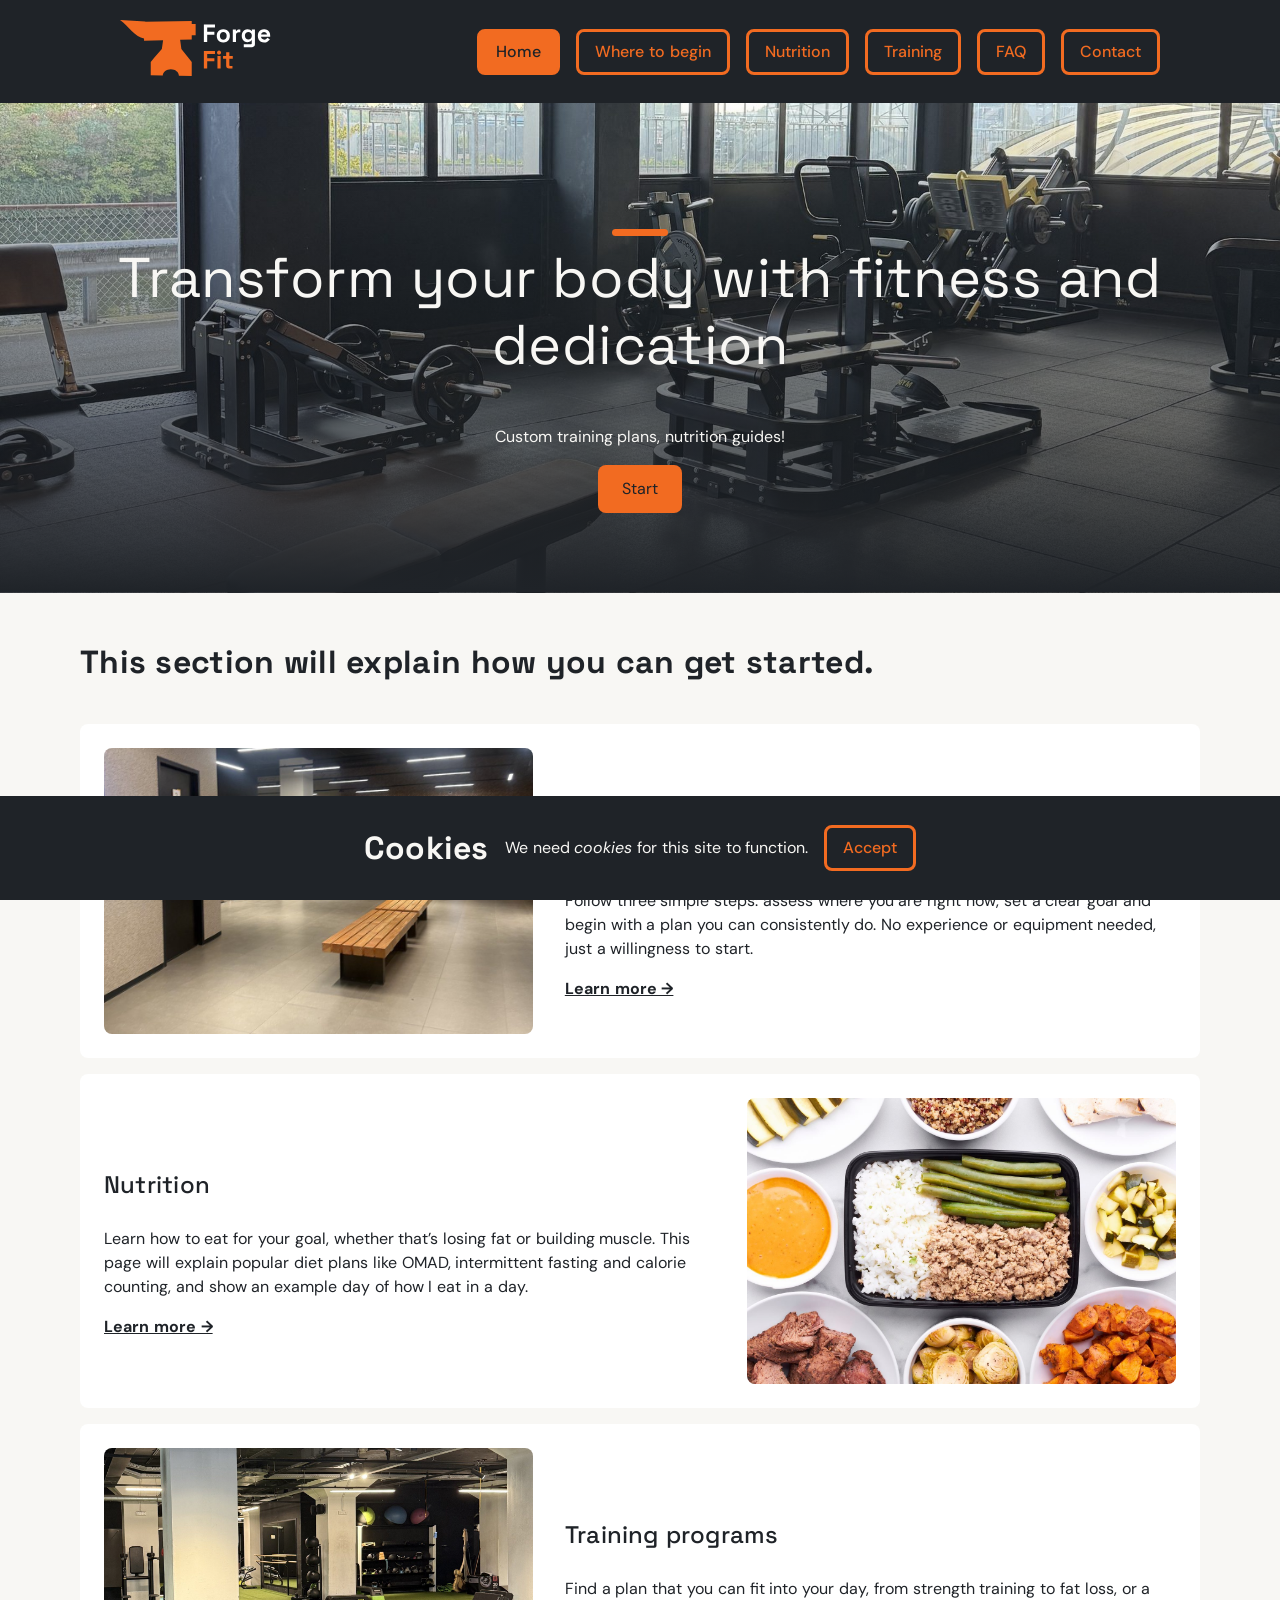
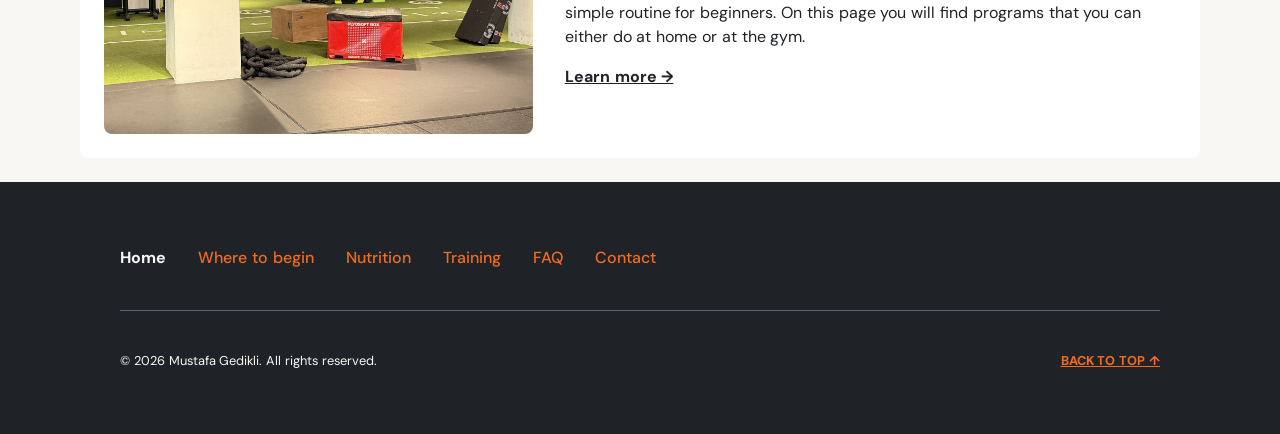
<file: index.html>
<!doctype html>
<html lang="en">
<head>
	<meta charset="UTF-8"/>
	<meta name="viewport" content="width=device-width, initial-scale=1.0"/>
	<link rel="stylesheet" type="text/css" href="css/style.css"/>
	<title>Home | ForgeFit</title>
	<link rel="icon" type="image/png" href="img/favicon.png"/>
	<meta name="description" content="ForgeFit helps you transform your body with custom training plans, nutrition guides and simple steps for beginners."/>
	<meta name="author" content="Mustafa Gedikli"/>
	<meta name="keywords" content="fitness, training plans, nutrition guides, beginners, ForgeFit"/>
</head>
<body>
	<header id="top">
		<a href="index.html"><img class="logo" src="img/logo.svg" alt="ForgeFit logo" title="ForgeFit logo"/></a>
		<input type="checkbox" id="menu-toggle" class="menu-toggle"/>
		<label for="menu-toggle" class="menu-button" title="Open menu">
			<img class="menu-icon" src="img/menu.svg" alt="Menu" title="Open menu"/>
			<img class="close-icon" src="img/close.svg" alt="Close" title="Close menu"/>
		</label>
		<nav>
			<ul>
					<li><a class="active" href="index.html">Home</a></li>
					<li><a href="where-to-begin.html">Where to begin</a></li>
					<li><a href="nutrition.html">Nutrition</a></li>
					<li><a href="training.html">Training</a></li>
					<li><a href="faq.html">FAQ</a></li>
					<li><a href="contact.html">Contact</a></li>
			</ul>
		</nav>
	</header>
	<section class="hero">
		<h1>Transform your body with fitness and dedication</h1>
		<p>Custom training plans, nutrition guides!</p>
		<a class="start-button" href="where-to-begin.html">Start</a>
	</section>
	<section class="cards">
		<h2>This section will explain how you can get started.</h2>
		<article>
			<img src="img/home-where-to-begin.jpg" alt="A picture of a seemingly empty hall with a bench." title="A gym that&rsquo;s empty with a bench"/>
			<section>
				<h3>Where to begin</h3>
				<p>If you don&rsquo;t know how and where to begin, this page is specially made for you. Follow three simple steps: assess where you are right now, set a clear goal and begin with a plan you can consistently do. No experience or equipment needed, just a willingness to start.</p>
				<a href="where-to-begin.html">Learn more &rarr;</a>
			</section>
		</article>
		<article class="nutrition">
			<img src="img/home-nutrition.jpg" alt="A picture of a healthy meal." title="A meal with rice and turkey beef."/>
			<section>
				<h3>Nutrition</h3>
				<p>Learn how to eat for your goal, whether that&rsquo;s losing fat or building muscle. This page will explain popular diet plans like OMAD, intermittent fasting and calorie counting, and show an example day of how I eat in a day.</p>
				<a href="nutrition.html">Learn more &rarr;</a>
			</section>
		</article>
		<article>
			<img src="img/training-hero.jpg" alt="A picture of a gym training room." title="A gym with training equipment"/>
			<section>
				<h3>Training programs</h3>
				<p>Find a plan that you can fit into your day, from strength training to fat loss, or a simple routine for beginners. On this page you will find programs that you can either do at home or at the gym.</p>
				<a href="training.html">Learn more &rarr;</a>
			</section>
		</article>
	</section>
	<footer>
		<ul class="footer-links">
			<li><a class="current-footer" href="index.html">Home</a></li>
			<li><a href="where-to-begin.html">Where to begin</a></li>
			<li><a href="nutrition.html">Nutrition</a></li>
			<li><a href="training.html">Training</a></li>
			<li><a href="faq.html">FAQ</a></li>
			<li><a href="contact.html">Contact</a></li>
		</ul>
		<section class="footer-bottom">
			<p>&copy; 2026 Mustafa Gedikli. All rights reserved.</p>
			<a href="#top">Back to top &uarr;</a>
		</section>
	</footer>
	<input type="checkbox" id="cookie-toggle" class="cookie-toggle"/>
	<aside class="cookie-content">
		<h2>Cookies</h2>
		<p>We need <em>cookies</em> for this site to function.</p>
		<label class="accept-button" for="cookie-toggle">Accept</label>
	</aside>
</body>
</html>
</file>
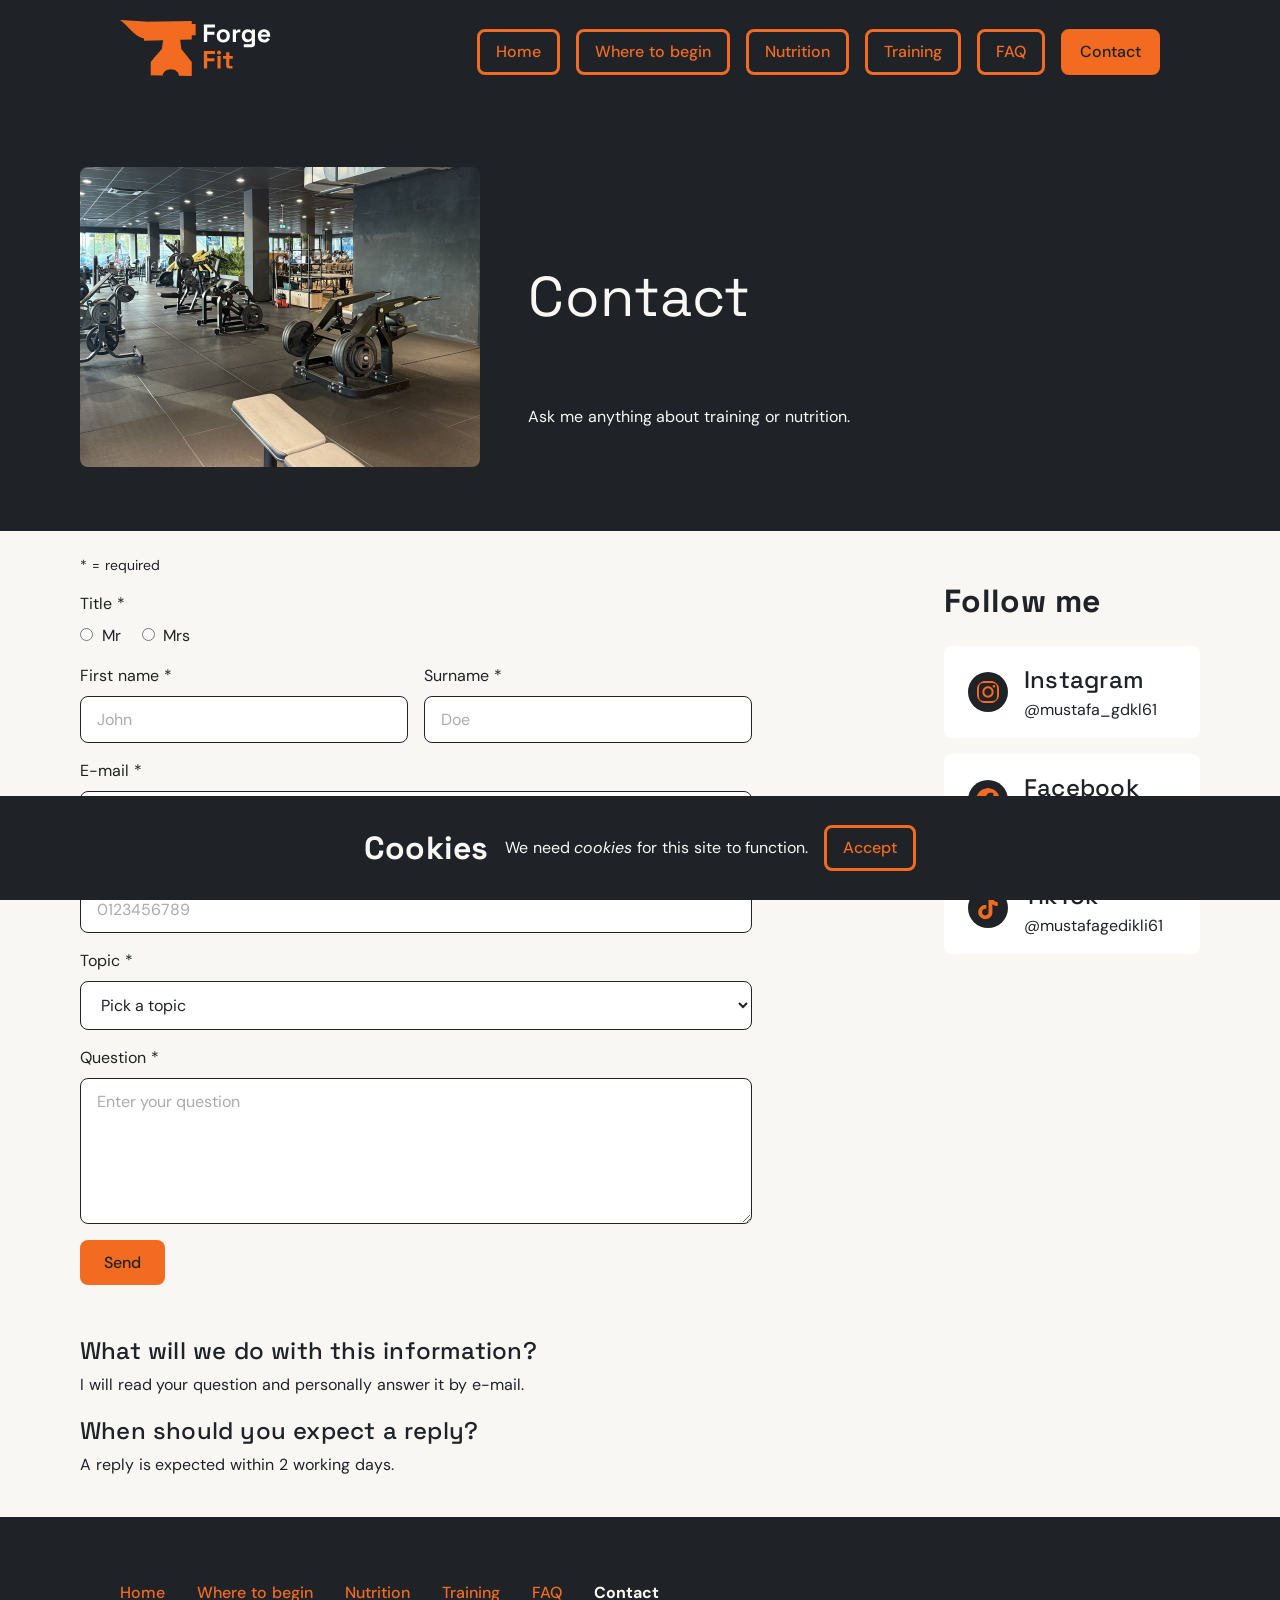
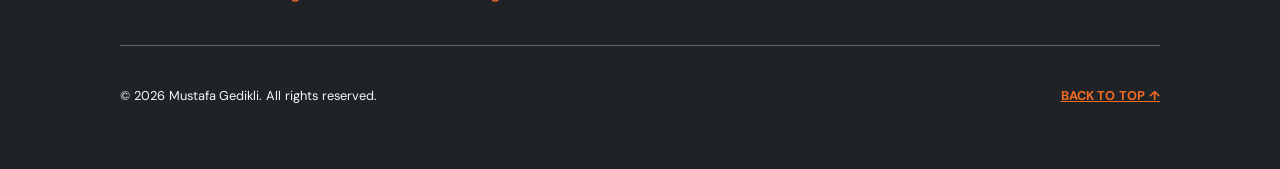
<file: contact.html>
<!doctype html>
<html lang="en">
<head>
	<meta charset="UTF-8"/>
	<meta name="viewport" content="width=device-width, initial-scale=1.0"/>
	<link rel="stylesheet" type="text/css" href="css/style.css"/>
	<title>Contact | ForgeFit</title>
	<link rel="icon" type="image/png" href="img/favicon.png"/>
	<meta name="description" content="Contact ForgeFit with your question about training or nutrition and get a personal answer by e-mail within 2 working days."/>
	<meta name="author" content="Mustafa Gedikli"/>
	<meta name="keywords" content="contact, question, training, nutrition, ForgeFit"/>
</head>
<body>
	<header id="top">
		<a href="index.html"><img class="logo" src="img/logo.svg" alt="ForgeFit logo" title="ForgeFit logo"/></a>
		<input type="checkbox" id="menu-toggle" class="menu-toggle"/>
		<label for="menu-toggle" class="menu-button" title="Open menu">
			<img class="menu-icon" src="img/menu.svg" alt="Menu" title="Open menu"/>
			<img class="close-icon" src="img/close.svg" alt="Close" title="Close menu"/>
		</label>
		<nav>
			<ul>
					<li><a href="index.html">Home</a></li>
					<li><a href="where-to-begin.html">Where to begin</a></li>
					<li><a href="nutrition.html">Nutrition</a></li>
					<li><a href="training.html">Training</a></li>
					<li><a href="faq.html">FAQ</a></li>
					<li><a class="active" href="contact.html">Contact</a></li>
			</ul>
		</nav>
	</header>
	<section class="hero-detailpages">
		<article class="article-detailpages">
			<img class="hero-img" src="img/contact-hero.jpg" alt="Just empty gym equipment for the upper body." title="A gym with gym equipment"/>
			<section>
				<h1>Contact</h1>
				<p>Ask me anything about training or nutrition.</p>
			</section>
		</article>
	</section>
	<main class="contact">
		<section>
			<form>
				<p class="required-note">* = required</p>
				<p class="error-banner">Please correct the fields below.</p>
				<fieldset>
					<legend>Title *</legend>
					<input type="radio" id="mr" name="title" value="Mr" required/>
					<label for="mr">Mr</label>
					<input type="radio" id="mrs" name="title" value="Mrs" required/>
					<label for="mrs">Mrs</label>
					<span class="error">Please select your title.</span>
				</fieldset>
				<p class="field half">
					<label for="fname">First name *</label>
					<input type="text" id="fname" name="firstname" placeholder="John" required pattern="[A-Za-z\u00C0-\u00FF' \-]+"/>
					<span class="error">The entered name is incorrect. Please make sure there are no special characters.</span>
				</p>
				<p class="field half">
					<label for="lname">Surname *</label>
					<input type="text" id="lname" name="surname" placeholder="Doe" required pattern="[A-Za-z\u00C0-\u00FF' \-]+"/>
					<span class="error">The entered surname is incorrect. Please make sure there are no special characters.</span>
				</p>
				<p class="field">
					<label for="email">E-mail *</label>
					<input type="email" id="email" name="email" placeholder="johndoe@email.com" required pattern="[^@\s]+@[^@\s]+\.[A-Za-z]{2,}"/>
					<span class="error">The entered e-mail is incorrect. Please make sure your e-mail is correct, like johndoe@email.com</span>
				</p>
				<p class="field">
					<label for="phoneno">Phone number *</label>
					<input type="tel" id="phoneno" name="phoneno" placeholder="0123456789" required pattern="[0-9]{10}"/>
					<span class="error">The entered phone number is incorrect. Please make sure the number is 10 numbers long.</span>
				</p>
				<p class="field">
					<label for="topic">Topic *</label>
					<select id="topic" name="topic" required>
						<option value="">Pick a topic</option>
						<option>Where to begin</option>
						<option>Nutrition</option>
						<option>Training</option>
						<option>Other</option>
					</select>
					<span class="error">Please pick a topic.</span>
				</p>
				<p class="field">
					<label for="question">Question *</label>
					<textarea id="question" name="question" rows="4" placeholder="Enter your question" required minlength="20"></textarea>
					<span class="error">Please ask a question longer than 3 words.</span>
				</p>
				<input type="submit" value="Send" class="submit-button"/>
			</form>
		</section>
		<section class="social">
			<h2>Follow me</h2>
			<article>
				<img class="social-icon" src="img/instagram.svg" alt="Instagram logo" title="Instagram"/>
				<section>
					<h3>Instagram</h3>
					<p>@mustafa_gdkl61</p>
				</section>
			</article>
			<article>
				<img class="social-icon" src="img/facebook.svg" alt="Facebook logo" title="Facebook"/>
				<section>
					<h3>Facebook</h3>
					<p>Mustafa Gedikli</p>
				</section>
			</article>
			<article>
				<img class="social-icon" src="img/tiktok.svg" alt="TikTok logo" title="TikTok"/>
				<section>
					<h3>TikTok</h3>
					<p>@mustafagedikli61</p>
				</section>
			</article>
		</section>
	</main>
	<section class="what-i-do">
		<article>
			<h3>What will we do with this information?</h3>
			<p>I will read your question and personally answer it by e-mail.</p>
		</article>
		<article>
			<h3>When should you expect a reply?</h3>
			<p>A reply is expected within 2 working days.</p>
		</article>
	</section>
	<footer>
		<ul class="footer-links">
			<li><a href="index.html">Home</a></li>
			<li><a href="where-to-begin.html">Where to begin</a></li>
			<li><a href="nutrition.html">Nutrition</a></li>
			<li><a href="training.html">Training</a></li>
			<li><a href="faq.html">FAQ</a></li>
			<li><a class="current-footer" href="contact.html">Contact</a></li>
		</ul>
		<section class="footer-bottom">
			<p>&copy; 2026 Mustafa Gedikli. All rights reserved.</p>
			<a href="#top">Back to top &uarr;</a>
		</section>
	</footer>
	<input type="checkbox" id="cookie-toggle" class="cookie-toggle"/>
	<aside class="cookie-content">
		<h2>Cookies</h2>
		<p>We need <em>cookies</em> for this site to function.</p>
		<label class="accept-button" for="cookie-toggle">Accept</label>
	</aside>
</body>
</html>
</file>
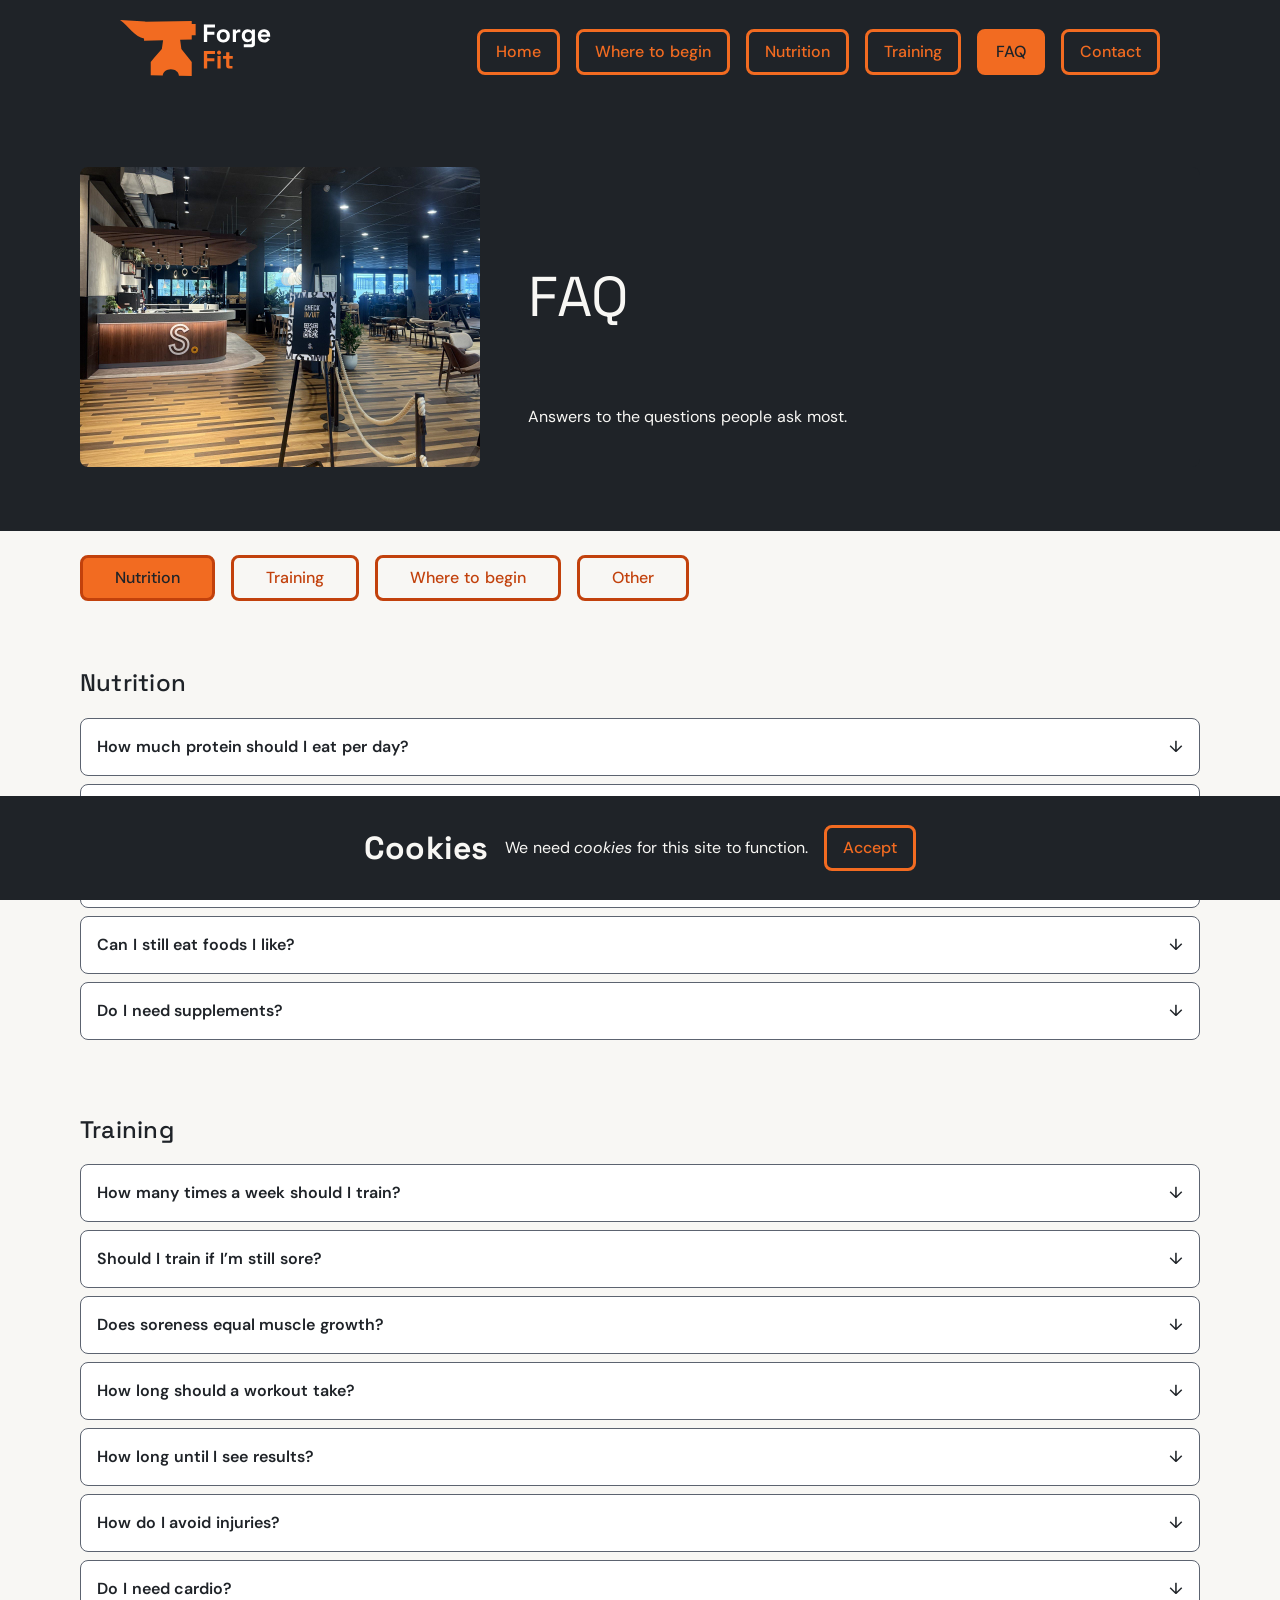
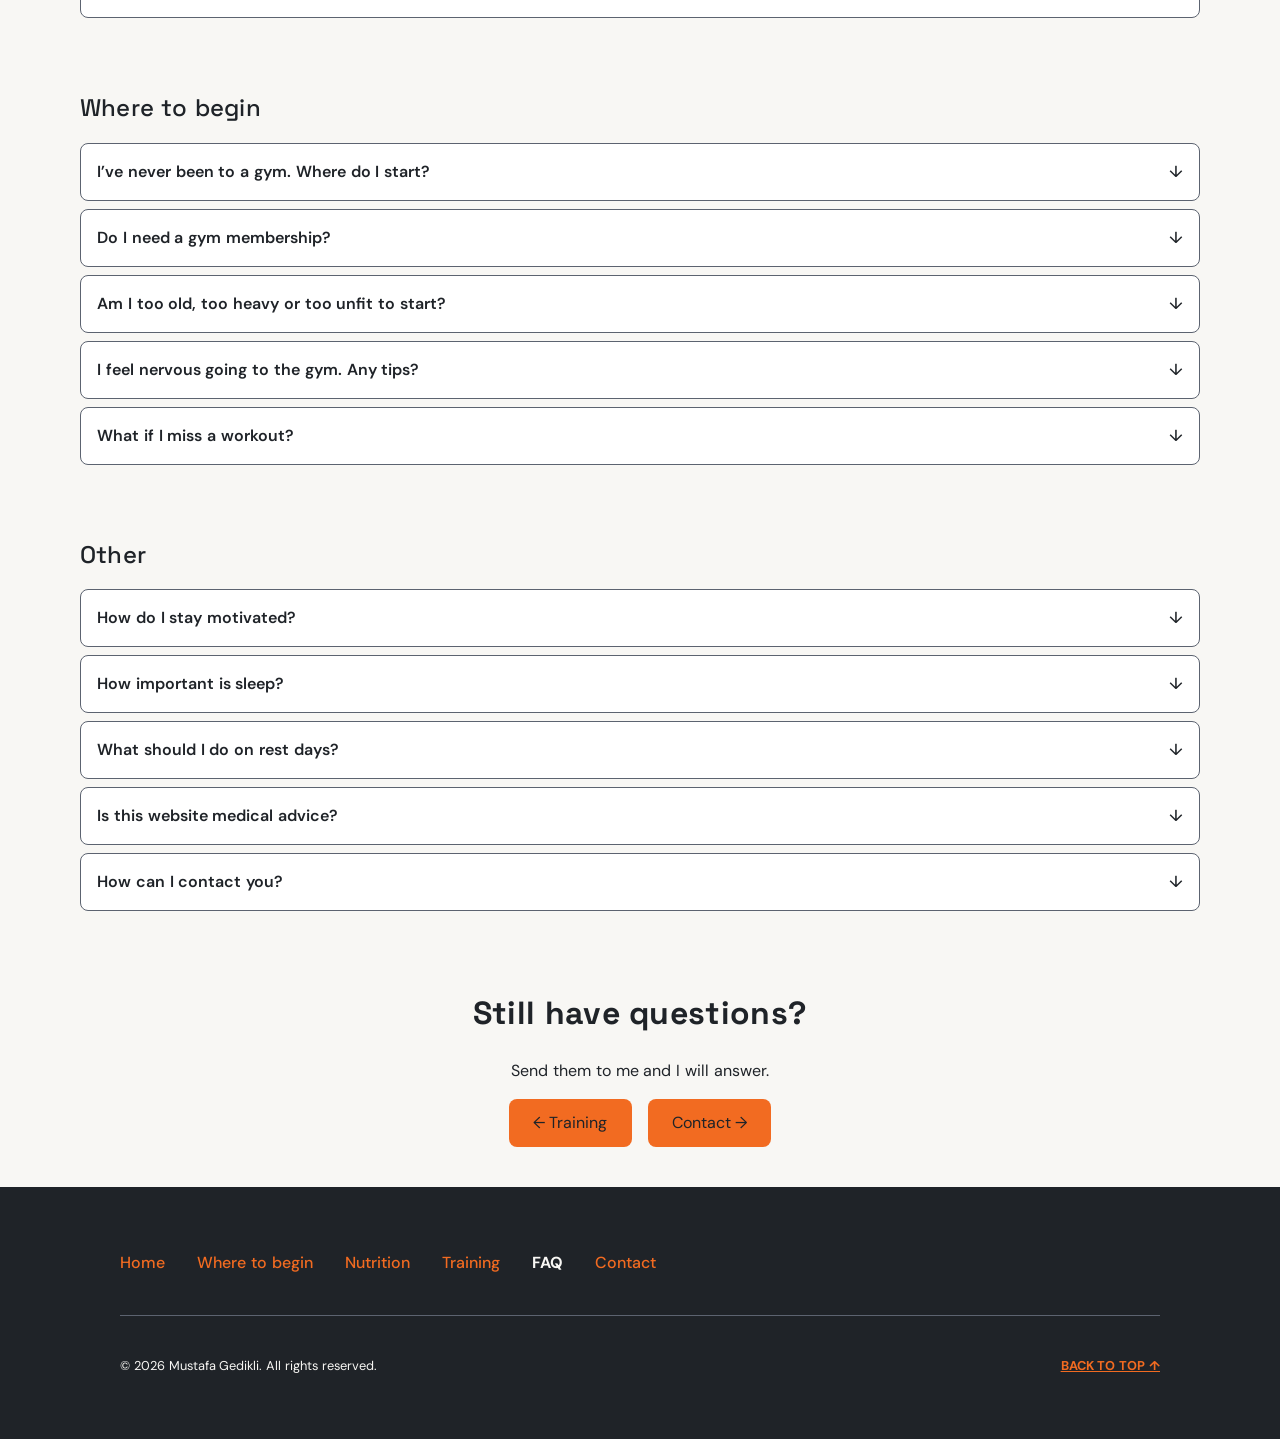
<file: faq.html>
<!doctype html>
<html lang="en">
<head>
	<meta charset="UTF-8"/>
	<meta name="viewport" content="width=device-width, initial-scale=1.0"/>
	<link rel="stylesheet" type="text/css" href="css/style.css"/>
	<title>FAQ | ForgeFit</title>
	<link rel="icon" type="image/png" href="img/favicon.png"/>
	<meta name="description" content="Answers to the most common questions about nutrition, training, getting started and more on the ForgeFit website."/>
	<meta name="author" content="Mustafa Gedikli"/>
	<meta name="keywords" content="FAQ, questions, nutrition, training, where to begin"/>
</head>
<body>
	<header id="top">
		<a href="index.html"><img class="logo" src="img/logo.svg" alt="ForgeFit logo" title="ForgeFit logo"/></a>
		<input type="checkbox" id="menu-toggle" class="menu-toggle"/>
		<label for="menu-toggle" class="menu-button" title="Open menu">
			<img class="menu-icon" src="img/menu.svg" alt="Menu" title="Open menu"/>
			<img class="close-icon" src="img/close.svg" alt="Close" title="Close menu"/>
		</label>
		<nav>
			<ul>
					<li><a href="index.html">Home</a></li>
					<li><a href="where-to-begin.html">Where to begin</a></li>
					<li><a href="nutrition.html">Nutrition</a></li>
					<li><a href="training.html">Training</a></li>
					<li><a class="active" href="faq.html">FAQ</a></li>
					<li><a href="contact.html">Contact</a></li>
			</ul>
		</nav>
	</header>
	<section class="hero-detailpages">
		<article class="article-detailpages">
			<img class="hero-img" src="img/faq-hero.jpg" alt="A gym with a gym lounge that&rsquo;s completely empty." title="A gym with an entrance sign"/>
			<section>
				<h1>FAQ</h1>
				<p>Answers to the questions people ask most.</p>
			</section>
		</article>
	</section>
	<section class="faq-picker">
		<ul>
			<li><a class="active" href="#nutrition">Nutrition</a></li>
			<li><a href="#training">Training</a></li>
			<li><a href="#where-to-begin">Where to begin</a></li>
			<li><a href="#other">Other</a></li>
		</ul>
	</section>
	<section id="nutrition" class="faq-group">
		<h2>Nutrition</h2>
		<details class="faq-selection">
			<summary>How much protein should I eat per day?</summary>
			<p>A common guideline for people who train is about 1.6&ndash;2.2 g of protein per kg of body weight. For someone who weighs 70 kg, that&rsquo;s roughly 110&ndash;150 g per day. Spreading it over your meals makes it easier to hit.</p>
		</details>
		<details class="faq-selection">
			<summary>Which diet plan is the best?</summary>
			<p>There isn&rsquo;t one best plan. OMAD, intermittent fasting and calorie tracking can all work. The best one is the plan you can stick to long term.</p>
		</details>
		<details class="faq-selection">
			<summary>Do I need to count calories to lose weight?</summary>
			<p>No, but it helps. To lose fat you need to eat a little less than you burn, and tracking makes that easier to see. If counting feels like too much, eating more whole foods and controlling portions can also work.</p>
		</details>
		<details class="faq-selection">
			<summary>Can I still eat foods I like?</summary>
			<p>Yes. If you can fit your favourite food into your calories, you can still eat it. Cutting out everything you enjoy usually leads to giving up. Aim to eat healthy most of the time and leave some room for treats.</p>
		</details>
		<details class="faq-selection">
			<summary>Do I need supplements?</summary>
			<p>Not really. Most of what you need comes from normal food. Protein powder can be handy if you struggle to eat enough protein, but it isn&rsquo;t required.</p>
		</details>
	</section>
	<section id="training" class="faq-group">
		<h2>Training</h2>
		<details class="faq-selection">
			<summary>How many times a week should I train?</summary>
			<p>Three to four sessions a week is plenty for most beginners. Your body needs rest days to recover and get stronger.</p>
		</details>
		<details class="faq-selection">
			<summary>Should I train if I&rsquo;m still sore?</summary>
			<p>This depends on how sore you are. If you feel a lot of soreness in your muscles, skipping only 1 workout is fine (don&rsquo;t make it a habit). Training with a little soreness is also okay.</p>
		</details>
		<details class="faq-selection">
			<summary>Does soreness equal muscle growth?</summary>
			<p>This is good to mention: muscle soreness typically occurs whenever you&rsquo;re doing a movement for the first time ever in your life. If you have never done a push-up in your life, you will probably have some soreness tomorrow. But this doesn&rsquo;t mean that just because you are sore, you had a good workout. The opposite is also true: you can have a good workout without getting sore at all. Even if soreness feels productive, it doesn&rsquo;t mean you actually built muscle, and no soreness doesn&rsquo;t mean you didn&rsquo;t do anything at all.</p>
		</details>
		<details class="faq-selection">
			<summary>How long should a workout take?</summary>
			<p>Around 45 to 60 minutes is enough. A focused short workout is better than a long one where you spend half the time on your phone.</p>
		</details>
		<details class="faq-selection">
			<summary>How long until I see results?</summary>
			<p>If you are consistent with your training and diet, you should start seeing results mentally right away, while physically it might take months. One thing I noticed is that even if it takes months to see results physically, once you start seeing results your motivation goes through the roof.</p>
		</details>
		<details class="faq-selection">
			<summary>How do I avoid injuries?</summary>
			<p>Warm up before every session and learn proper form before lifting heavy. Increase weight slowly and listen to your body. Rest when you need to.</p>
		</details>
		<details class="faq-selection">
			<summary>Do I need cardio?</summary>
			<p>This is actually an important question. While you don&rsquo;t need cardio to lose weight, if you skip cardio you will get tired more easily, which will affect your workouts. Not to mention the million benefits of having good cardiovascular endurance.</p>
		</details>
	</section>
	<section id="where-to-begin" class="faq-group">
		<h2>Where to begin</h2>
		<details class="faq-selection">
			<summary>I&rsquo;ve never been to a gym. Where do I start?</summary>
			<p>Start with the three steps on the Where to begin page: assess, set a goal and begin. Keep your first workouts simple with basic exercises like squats, push-ups and rows.</p>
		</details>
		<details class="faq-selection">
			<summary>Do I need a gym membership?</summary>
			<p>No. You can start at home with bodyweight exercises like push-ups, squats and lunges. A gym gives you more equipment as you progress.</p>
		</details>
		<details class="faq-selection">
			<summary>Am I too old, too heavy or too unfit to start?</summary>
			<p>No one is ever too old, too heavy or too unfit to start. Even if you are 70 years old, 200 kg or have never worked out in your life, starting to work out will change your life.</p>
		</details>
		<details class="faq-selection">
			<summary>I feel nervous going to the gym. Any tips?</summary>
			<p>That&rsquo;s very common. Go at quieter times, like early morning or midday, and bring a plan so you know what to do. Everyone at the gym was a beginner once.</p>
		</details>
		<details class="faq-selection">
			<summary>What if I miss a workout?</summary>
			<p>Don&rsquo;t worry about it. One missed session won&rsquo;t ruin your progress. Just get back on track with your next workout.</p>
		</details>
	</section>
	<section id="other" class="faq-group">
		<h2>Other</h2>
		<details class="faq-selection">
			<summary>How do I stay motivated?</summary>
			<p>While motivation comes and goes, the only thing that will lead to success is discipline. Even if there are small things you can do to help motivation, if you are not consistent enough you might never succeed.</p>
		</details>
		<details class="faq-selection">
			<summary>How important is sleep?</summary>
			<p>Sleep, diet and exercise are pretty much the 3 pillars of having your ultimate physique. If you don&rsquo;t get enough sleep, you will never progress. Minimum required sleep is 7&ndash;8 hours.</p>
		</details>
		<details class="faq-selection">
			<summary>What should I do on rest days?</summary>
			<p>Active rest days are encouraged. If you have the time, hopping on the treadmill and walking for at least 30 minutes would be really good for your body.</p>
		</details>
		<details class="faq-selection">
			<summary>Is this website medical advice?</summary>
			<p>No. This website is for general information only. If you have a health condition or injury, talk to a doctor before starting a new diet or training plan.</p>
		</details>
		<details class="faq-selection">
			<summary>How can I contact you?</summary>
			<p>Use the Contact page or click the Contact button below. I&rsquo;ll try to answer as soon as I can.</p>
		</details>
	</section>
	<section class="faq-cta">
		<h2>Still have questions?</h2>
		<p>Send them to me and I will answer.</p>
		<p class="next-button">
			<a class="start-button2" href="training.html">&larr; Training</a>
			<a class="start-button2" href="contact.html">Contact &rarr;</a>
		</p>
	</section>
	<footer>
		<ul class="footer-links">
			<li><a href="index.html">Home</a></li>
			<li><a href="where-to-begin.html">Where to begin</a></li>
			<li><a href="nutrition.html">Nutrition</a></li>
			<li><a href="training.html">Training</a></li>
			<li><a class="current-footer" href="faq.html">FAQ</a></li>
			<li><a href="contact.html">Contact</a></li>
		</ul>
		<section class="footer-bottom">
			<p>&copy; 2026 Mustafa Gedikli. All rights reserved.</p>
			<a href="#top">Back to top &uarr;</a>
		</section>
	</footer>
	<input type="checkbox" id="cookie-toggle" class="cookie-toggle"/>
	<aside class="cookie-content">
		<h2>Cookies</h2>
		<p>We need <em>cookies</em> for this site to function.</p>
		<label class="accept-button" for="cookie-toggle">Accept</label>
	</aside>
</body>
</html>
</file>
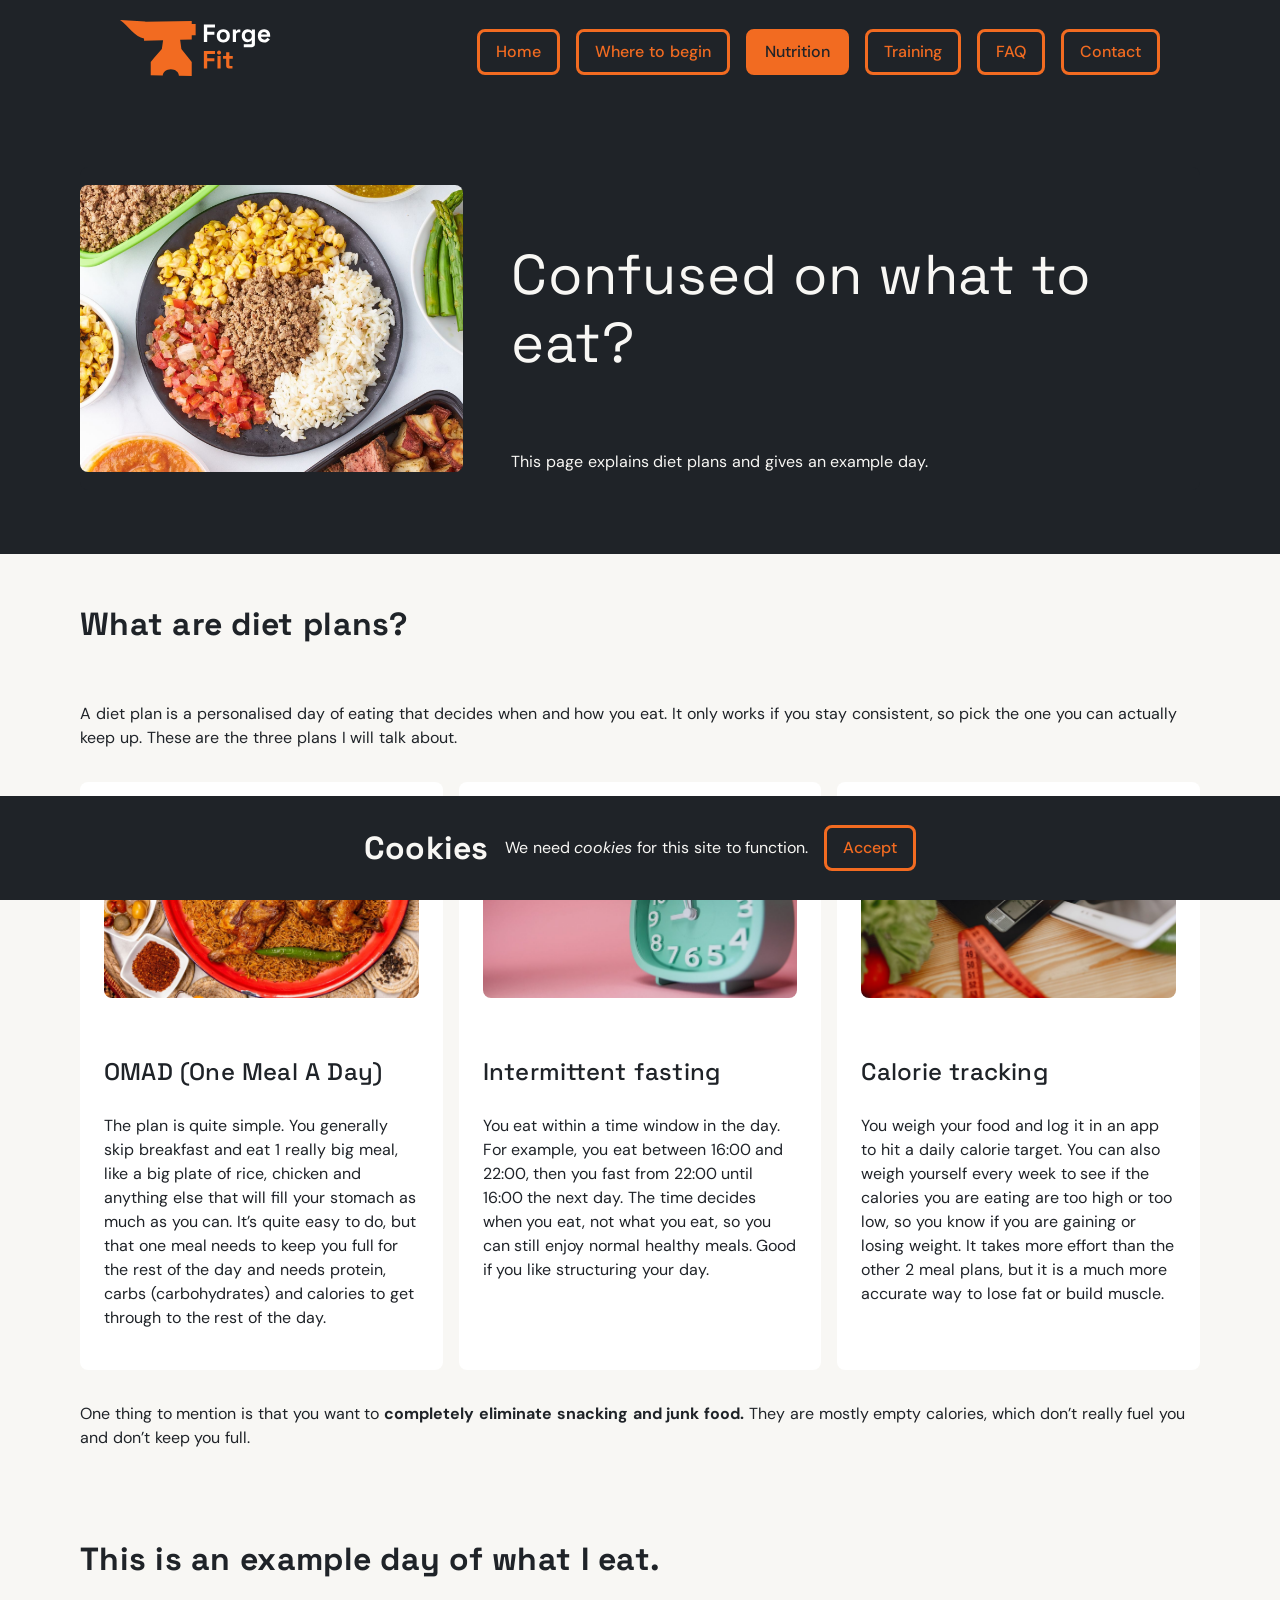
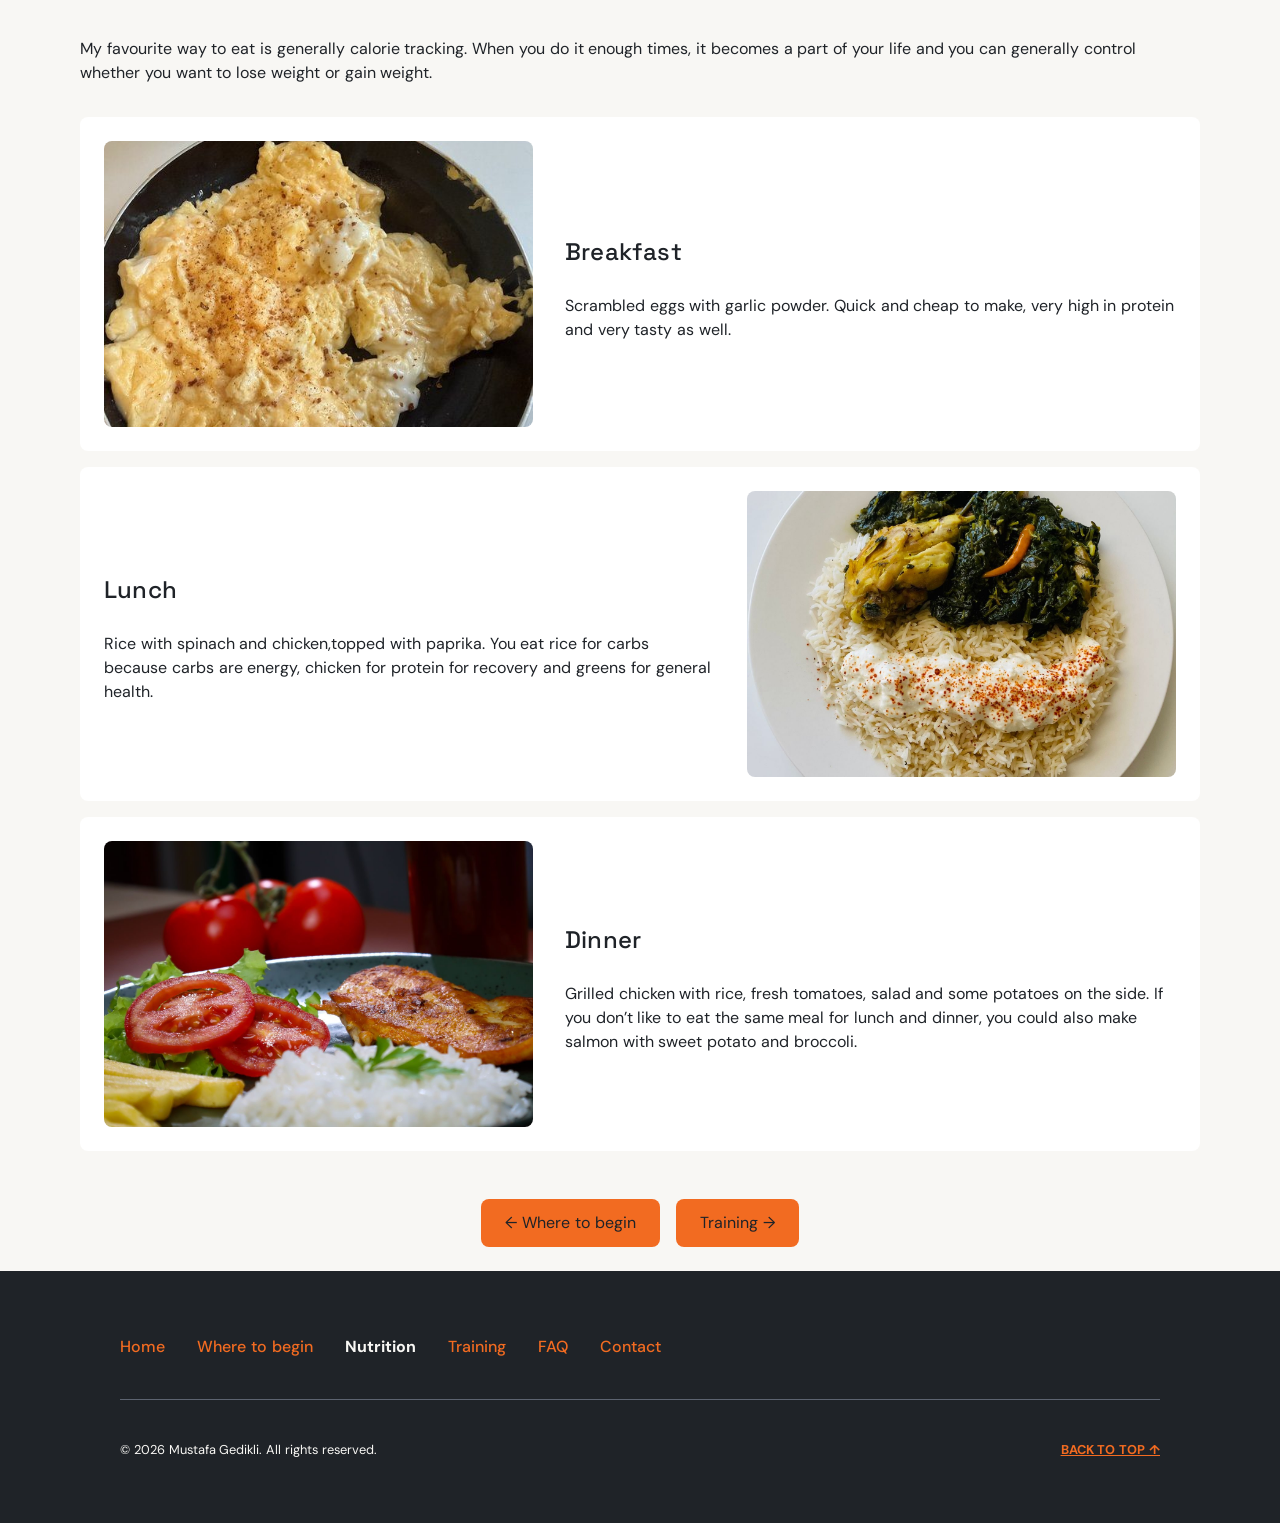
<file: nutrition.html>
<!doctype html>
<html lang="en">
<head>
	<meta charset="UTF-8"/>
	<meta name="viewport" content="width=device-width, initial-scale=1.0"/>
	<link rel="stylesheet" type="text/css" href="css/style.css"/>
	<title>Nutrition | ForgeFit</title>
	<link rel="icon" type="image/png" href="img/favicon.png"/>
	<meta name="description" content="Learn about popular diet plans like OMAD, intermittent fasting and calorie tracking, plus an example day of eating."/>
	<meta name="author" content="Mustafa Gedikli"/>
	<meta name="keywords" content="nutrition, diet plans, OMAD, intermittent fasting, calorie tracking"/>
</head>
<body>
	<header id="top">
		<a href="index.html"><img class="logo" src="img/logo.svg" alt="ForgeFit logo" title="ForgeFit logo"/></a>
		<input type="checkbox" id="menu-toggle" class="menu-toggle"/>
		<label for="menu-toggle" class="menu-button" title="Open menu">
			<img class="menu-icon" src="img/menu.svg" alt="Menu" title="Open menu"/>
			<img class="close-icon" src="img/close.svg" alt="Close" title="Close menu"/>
		</label>
		<nav>
			<ul>
					<li><a href="index.html">Home</a></li>
					<li><a href="where-to-begin.html">Where to begin</a></li>
					<li><a class="active" href="nutrition.html">Nutrition</a></li>
					<li><a href="training.html">Training</a></li>
					<li><a href="faq.html">FAQ</a></li>
					<li><a href="contact.html">Contact</a></li>
			</ul>
		</nav>
	</header>
	<section class="hero-detailpages">
		<article class="article-detailpages">
			<img class="hero-img" src="img/nutrition-hero.jpg" alt="A plate with rice, tomatoes, ground beef and potatoes." title="An image with a big plate of healthy food"/>
			<section>
				<h1>Confused on what to eat?</h1>
				<p>This page explains diet plans and gives an example day.</p>
			</section>
		</article>
	</section>
	<section class="diet-plans">
		<h2>What are diet plans?</h2>
		<p>A diet plan is a personalised day of eating that decides when and how you eat. It only works if you stay consistent, so pick the one you can actually keep up. These are the three plans I will talk about.</p>
		<article>
			<img src="img/diet-omad.jpg" alt="A picture with a very big meal" title="One meal a day"/>
			<section>
				<h3>OMAD (One Meal A Day)</h3>
				<p>The plan is quite simple. You generally skip breakfast and eat 1 really big meal, like a big plate of rice, chicken and anything else that will fill your stomach as much as you can. It&rsquo;s quite easy to do, but that one meal needs to keep you full for the rest of the day and needs protein, carbs (carbohydrates) and calories to get through to the rest of the day.</p>
			</section>
		</article>
		<article>
			<img src="img/diet-intermittent-fasting.jpg" alt="A picture that&rsquo;s showing the time" title="A clock showing time"/>
			<section>
				<h3>Intermittent fasting</h3>
				<p>You eat within a time window in the day. For example, you eat between 16:00 and 22:00, then you fast from 22:00 until 16:00 the next day. The time decides when you eat, not what you eat, so you can still enjoy normal healthy meals. Good if you like structuring your day.</p>
			</section>
		</article>
		<article>
			<img src="img/diet-calorie-tracking.jpg" alt="A food scale that has food on it showing how much it weighs" title="A food scale"/>
			<section>
				<h3>Calorie tracking</h3>
				<p>You weigh your food and log it in an app to hit a daily calorie target. You can also weigh yourself every week to see if the calories you are eating are too high or too low, so you know if you are gaining or losing weight. It takes more effort than the other 2 meal plans, but it is a much more accurate way to lose fat or build muscle.</p>
			</section>
		</article>
		<p>One thing to mention is that you want to <strong>completely eliminate snacking and junk food.</strong>  They are mostly empty calories, which don&rsquo;t really fuel you and don&rsquo;t keep you full.</p>
	</section>
	<section class="cards">
		<h2>This is an example day of what I eat.</h2>
		<p>My favourite way to eat is generally calorie tracking. When you do it enough times, it becomes a part of your life and you can generally control whether you want to lose weight or gain weight.</p>
		<article>
			<img src="img/meal-breakfast.jpg" alt="Eggs that are cooked in a pan and seasoned" title="Eggs in a pan"/>
			<section>
				<h3>Breakfast</h3>
				<p>Scrambled eggs with garlic powder. Quick and cheap to make, very high in protein and very tasty as well.</p>
			</section>
		</article>
		<article class="nutrition">
			<img src="img/meal-lunch.jpg" alt="A plate that has rice with spinach and chicken topped with paprika" title="A plate that&rsquo;s full with food"/>
			<section>
				<h3>Lunch</h3>
				<p>Rice with spinach and chicken,topped with paprika. You eat rice for carbs because carbs are energy, chicken for protein for recovery and greens for general health.</p>
			</section>
		</article>
		<article>
			<img src="img/meal-dinner.jpg" alt="A plate with grilled chicken, rice and fresh tomatoes with potatoes on the side" title="A plate with healthy food"/>
			<section>
				<h3>Dinner</h3>
				<p>Grilled chicken with rice, fresh tomatoes, salad and some potatoes on the side. If you don&rsquo;t like to eat the same meal for lunch and dinner, you could also make salmon with sweet potato and broccoli.</p>
			</section>
		</article>
	</section>
	<section class="next-button">
		<a class="start-button2" href="where-to-begin.html">&larr; Where to begin</a>
		<a class="start-button2" href="training.html">Training &rarr;</a>
	</section>
	<footer>
		<ul class="footer-links">
			<li><a href="index.html">Home</a></li>
			<li><a href="where-to-begin.html">Where to begin</a></li>
			<li><a class="current-footer" href="nutrition.html">Nutrition</a></li>
			<li><a href="training.html">Training</a></li>
			<li><a href="faq.html">FAQ</a></li>
			<li><a href="contact.html">Contact</a></li>
		</ul>
		<section class="footer-bottom">
			<p>&copy; 2026 Mustafa Gedikli. All rights reserved.</p>
			<a href="#top">Back to top &uarr;</a>
		</section>
	</footer>
	<input type="checkbox" id="cookie-toggle" class="cookie-toggle"/>
	<aside class="cookie-content">
		<h2>Cookies</h2>
		<p>We need <em>cookies</em> for this site to function.</p>
		<label class="accept-button" for="cookie-toggle">Accept</label>
	</aside>
</body>
</html>
</file>
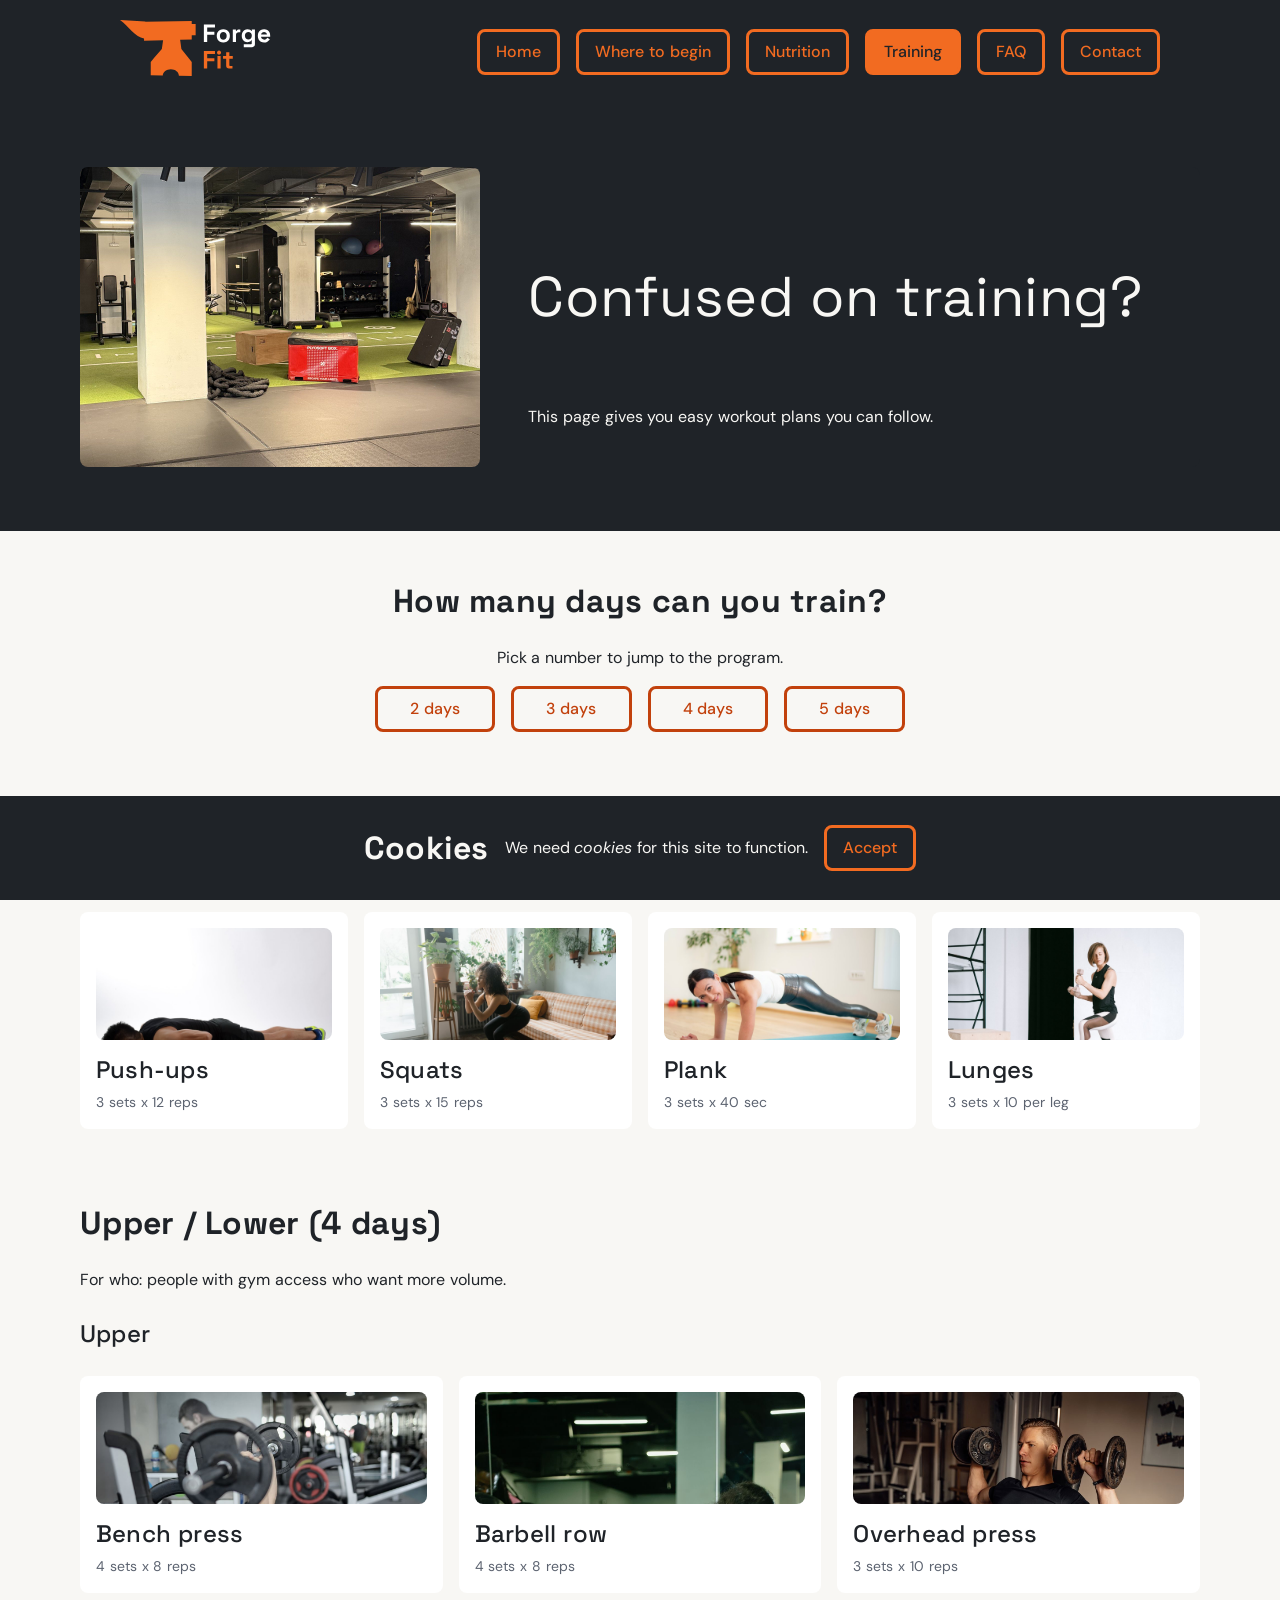
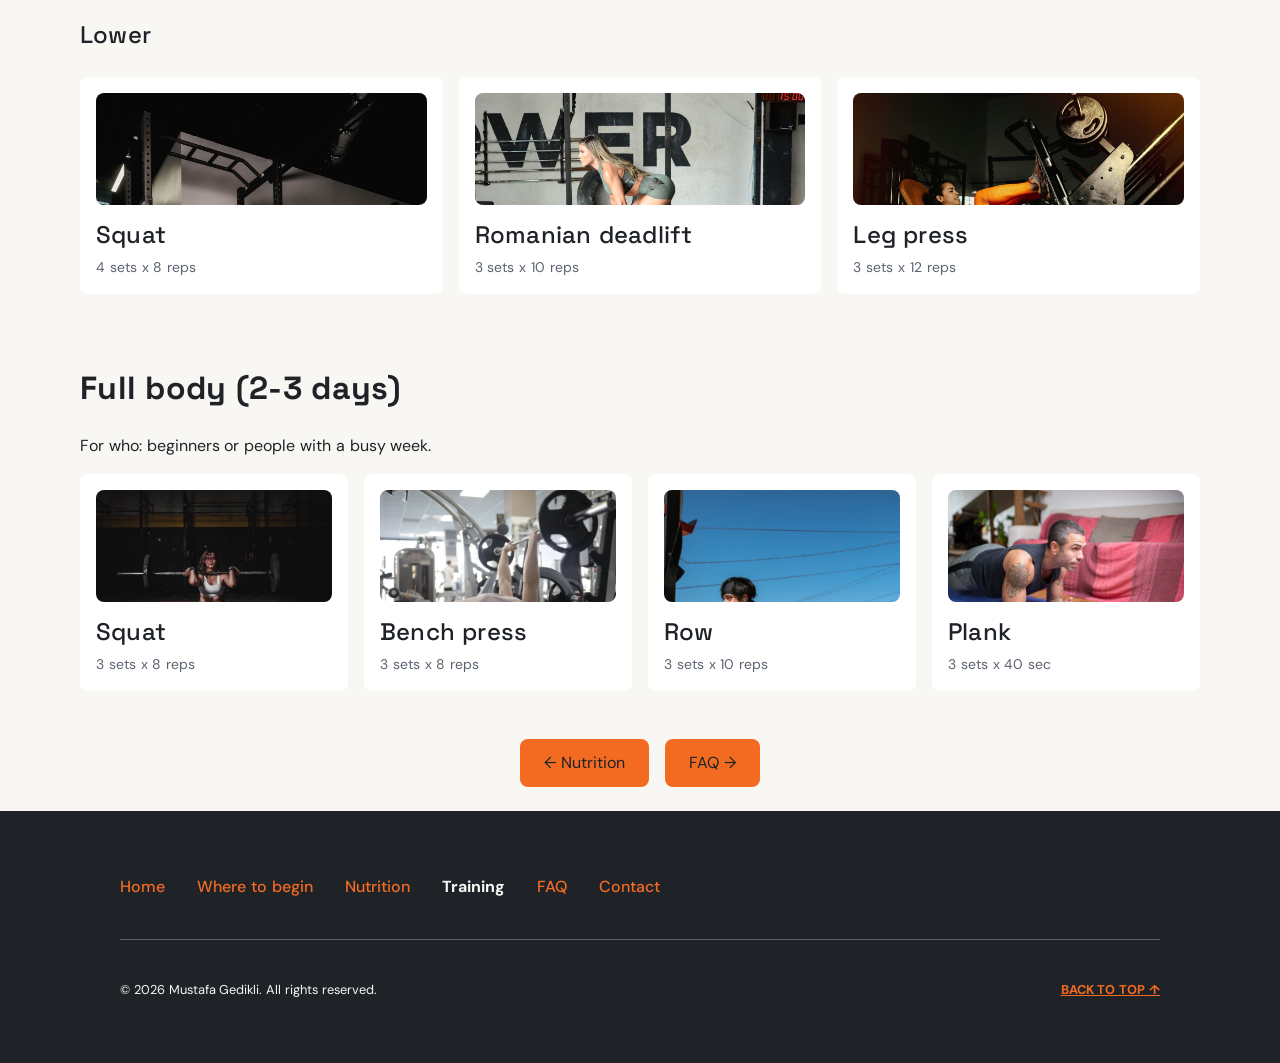
<file: training.html>
<!doctype html>
<html lang="en">
<head>
	<meta charset="UTF-8"/>
	<meta name="viewport" content="width=device-width, initial-scale=1.0"/>
	<link rel="stylesheet" type="text/css" href="css/style.css"/>
	<title>Training | ForgeFit</title>
	<link rel="icon" type="image/png" href="img/favicon.png"/>
	<meta name="description" content="Find an easy workout plan that fits your week: a home workout, an upper/lower split or full body for 2 to 5 days a week."/>
	<meta name="author" content="Mustafa Gedikli"/>
	<meta name="keywords" content="training, workout plans, home workout, upper lower split, full body"/>
</head>
<body>
	<header id="top">
		<a href="index.html"><img class="logo" src="img/logo.svg" alt="ForgeFit logo" title="ForgeFit logo"/></a>
		<input type="checkbox" id="menu-toggle" class="menu-toggle"/>
		<label for="menu-toggle" class="menu-button" title="Open menu">
			<img class="menu-icon" src="img/menu.svg" alt="Menu" title="Open menu"/>
			<img class="close-icon" src="img/close.svg" alt="Close" title="Close menu"/>
		</label>
		<nav>
			<ul>
					<li><a href="index.html">Home</a></li>
					<li><a href="where-to-begin.html">Where to begin</a></li>
					<li><a href="nutrition.html">Nutrition</a></li>
					<li><a class="active" href="training.html">Training</a></li>
					<li><a href="faq.html">FAQ</a></li>
					<li><a href="contact.html">Contact</a></li>
			</ul>
		</nav>
	</header>
	<section class="hero-detailpages">
		<article class="article-detailpages">
			<img class="hero-img" src="img/training-hero.jpg" alt="Gym floor with green turf, white pillars, a red box and training equipment." title="A gym with some equipment"/>
			<section>
				<h1>Confused on training?</h1>
				<p>This page gives you easy workout plans you can follow.</p>
			</section>
		</article>
	</section>
	<section class="day-picker">
		<h2>How many days can you train?</h2>
		<p>Pick a number to jump to the program.</p>
		<ul>
			<li><a href="#full-body">2 days</a></li>
			<li><a href="#full-body">3 days</a></li>
			<li><a href="#upper-lower">4 days</a></li>
			<li><a href="#home-workout">5 days</a></li>
		</ul>
	</section>
	<section id="home-workout">
		<h2>Home workout (5 days, no gym)</h2>
		<p>For who: people who train at home with little or no equipment.</p>
		<ul class="exercise-grid">
			<li>
				<figure>
					<img src="img/home-push-ups.jpg" alt="Man in black doing a push-up on the floor." title="Push-ups that train your chest."/>
					<figcaption>
						<h3>Push-ups</h3>
						<p>3 sets x 12 reps</p>
					</figcaption>
				</figure>
			</li>
			<li>
				<figure>
					<img src="img/home-squats.jpg" alt="Woman doing a squat in a living room next to a sofa." title="Bodyweight squats for legs and glutes."/>
					<figcaption>
						<h3>Squats</h3>
						<p>3 sets x 15 reps</p>
					</figcaption>
				</figure>
			</li>
			<li>
				<figure>
					<img src="img/home-plank.jpg" alt="Woman holding a plank on a yoga mat." title="Plank that helps strengthen your core"/>
					<figcaption>
						<h3>Plank</h3>
						<p>3 sets x 40 sec</p>
					</figcaption>
				</figure>
			</li>
			<li>
				<figure>
					<img src="img/home-lunges.jpg" alt="Woman in black stepping forward into a lunge." title="Lunges are a leg exercise."/>
					<figcaption>
						<h3>Lunges</h3>
						<p>3 sets x 10 per leg</p>
					</figcaption>
				</figure>
			</li>
		</ul>
	</section>
	<section id="upper-lower">
		<h2>Upper / Lower (4 days)</h2>
		<p>For who: people with gym access who want more volume.</p>
		<h3>Upper</h3>
		<ul class="exercise-grid">
			<li>
				<figure>
					<img src="img/gym-bench-press.jpg" alt="Person lying on a bench pressing a barbell in a gym" title="Bench press for the chest."/>
					<figcaption>
						<h4>Bench press</h4>
						<p>4 sets x 8 reps</p>
					</figcaption>
				</figure>
			</li>
			<li>
				<figure>
					<img src="img/gym-barbell-row.jpg" alt="Person bent over doing a barbell row." title="Barbell row for a stronger back."/>
					<figcaption>
						<h4>Barbell row</h4>
						<p>4 sets x 8 reps</p>
					</figcaption>
				</figure>
			</li>
			<li>
				<figure>
					<img src="img/gym-overhead-press.jpg" alt="Man pressing dumbbells above his head." title="Overhead press for shoulders."/>
					<figcaption>
						<h4>Overhead press</h4>
						<p>3 sets x 10 reps</p>
					</figcaption>
				</figure>
			</li>
		</ul>
		<h3>Lower</h3>
		<ul class="exercise-grid">
			<li>
				<figure>
					<img src="img/gym-squat.jpg" alt="Person squatting with a barbell in a squat rack." title="Barbell squat for legs."/>
					<figcaption>
						<h4>Squat</h4>
						<p>4 sets x 8 reps</p>
					</figcaption>
				</figure>
			</li>
			<li>
				<figure>
					<img src="img/gym-romanian-deadlift.jpg" alt="Woman lowering a barbell down her legs with her back straight." title="Romanian deadlift for hamstrings and glutes."/>
					<figcaption>
						<h4>Romanian deadlift</h4>
						<p>3 sets x 10 reps</p>
					</figcaption>
				</figure>
			</li>
			<li>
				<figure>
					<img src="img/gym-leg-press.jpg" alt="Person pushing a weighted sled on a leg press machine." title="Leg press for quads and glutes."/>
					<figcaption>
						<h4>Leg press</h4>
						<p>3 sets x 12 reps</p>
					</figcaption>
				</figure>
			</li>
		</ul>
	</section>
	<section id="full-body">
		<h2>Full body (2-3 days)</h2>
		<p>For who: beginners or people with a busy week.</p>
		<ul class="exercise-grid">
			<li>
				<figure>
					<img src="img/program-squat.jpg" alt="Woman doing a barbell squat" title="Barbell squat for legs."/>
					<figcaption>
						<h3>Squat</h3>
						<p>3 sets x 8 reps</p>
					</figcaption>
				</figure>
			</li>
			<li>
				<figure>
					<img src="img/program-bench-press.jpg" alt="Person doing a bench press on a machine" title="Bench press for the chest."/>
					<figcaption>
						<h3>Bench press</h3>
						<p>3 sets x 8 reps</p>
					</figcaption>
				</figure>
			</li>
			<li>
				<figure>
					<img src="img/program-row.jpg" alt="Person bent over rowing a barbell." title="Rows work your back"/>
					<figcaption>
						<h3>Row</h3>
						<p>3 sets x 10 reps</p>
					</figcaption>
				</figure>
			</li>
			<li>
				<figure>
					<img src="img/program-plank.jpg" alt="Man holding a plank on a yoga mat" title="Plank that helps strengthen your core"/>
					<figcaption>
						<h3>Plank</h3>
						<p>3 sets x 40 sec</p>
					</figcaption>
				</figure>
			</li>
		</ul>
	</section>
	<section class="next-button">
		<a class="start-button2" href="nutrition.html">&larr; Nutrition</a>
		<a class="start-button2" href="faq.html">FAQ &rarr;</a>
	</section>
	<footer>
		<ul class="footer-links">
			<li><a href="index.html">Home</a></li>
			<li><a href="where-to-begin.html">Where to begin</a></li>
			<li><a href="nutrition.html">Nutrition</a></li>
			<li><a class="current-footer" href="training.html">Training</a></li>
			<li><a href="faq.html">FAQ</a></li>
			<li><a href="contact.html">Contact</a></li>
		</ul>
		<section class="footer-bottom">
			<p>&copy; 2026 Mustafa Gedikli. All rights reserved.</p>
			<a href="#top">Back to top &uarr;</a>
		</section>
	</footer>
	<input type="checkbox" id="cookie-toggle" class="cookie-toggle"/>
	<aside class="cookie-content">
		<h2>Cookies</h2>
		<p>We need <em>cookies</em> for this site to function.</p>
		<label class="accept-button" for="cookie-toggle">Accept</label>
	</aside>
</body>
</html>
</file>
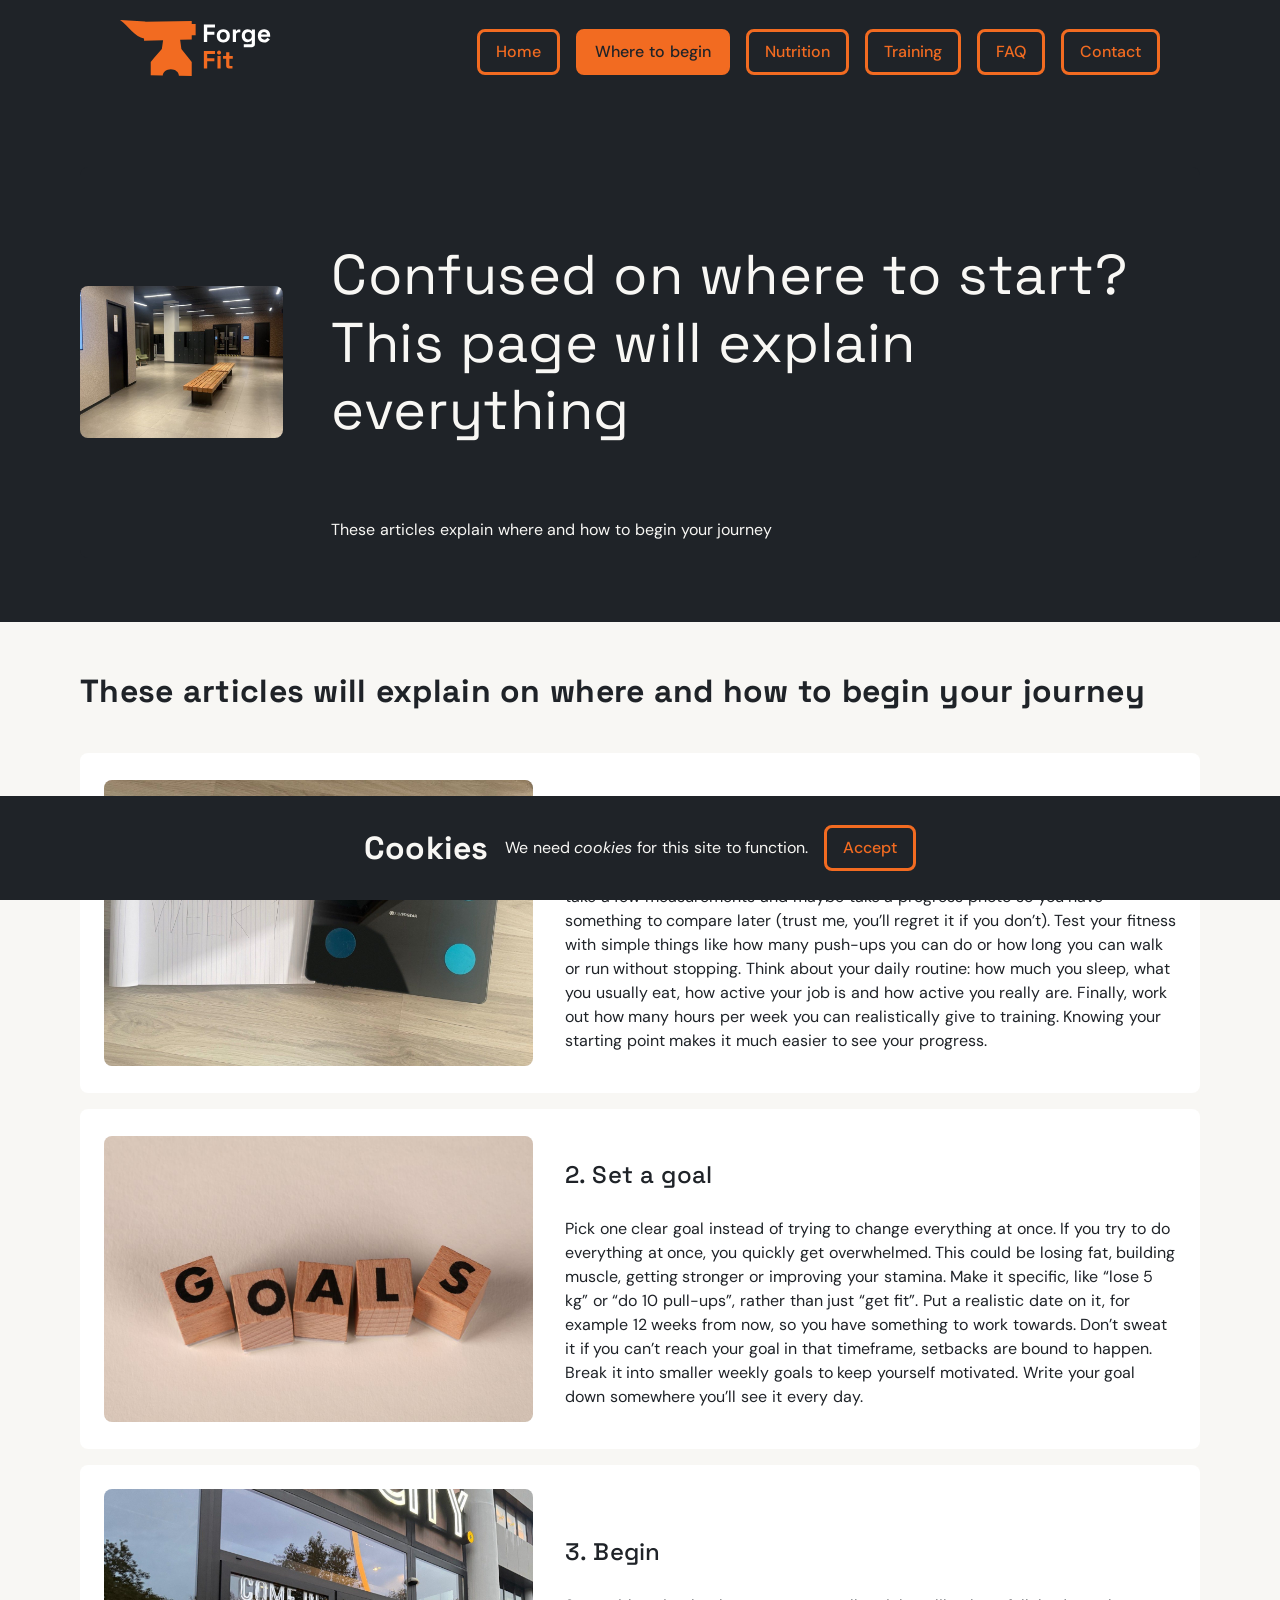
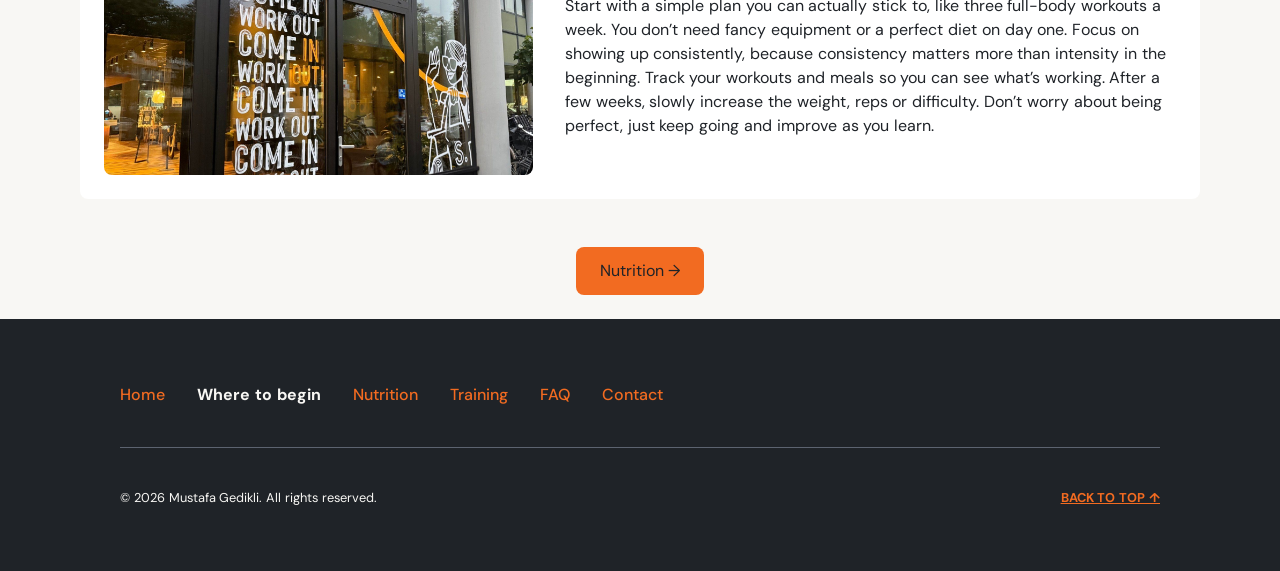
<file: where-to-begin.html>
<!doctype html>
<html lang="en">
<head>
	<meta charset="UTF-8"/>
	<meta name="viewport" content="width=device-width, initial-scale=1.0"/>
	<link rel="stylesheet" type="text/css" href="css/style.css"/>
	<title>Where to begin | ForgeFit</title>
	<link rel="icon" type="image/png" href="img/favicon.png"/>
	<meta name="description" content="Not sure how to start? Learn how to assess where you are, set a clear goal and begin your fitness journey step by step."/>
	<meta name="author" content="Mustafa Gedikli"/>
	<meta name="keywords" content="where to begin, beginners, fitness goals, assess, ForgeFit"/>
</head>
<body>
	<header id="top">
		<a href="index.html"><img class="logo" src="img/logo.svg" alt="ForgeFit logo" title="ForgeFit logo"/></a>
		<input type="checkbox" id="menu-toggle" class="menu-toggle"/>
		<label for="menu-toggle" class="menu-button" title="Open menu">
			<img class="menu-icon" src="img/menu.svg" alt="Menu" title="Open menu"/>
			<img class="close-icon" src="img/close.svg" alt="Close" title="Close menu"/>
		</label>
		<nav>
			<ul>
					<li><a href="index.html">Home</a></li>
					<li><a class="active" href="where-to-begin.html">Where to begin</a></li>
					<li><a href="nutrition.html">Nutrition</a></li>
					<li><a href="training.html">Training</a></li>
					<li><a href="faq.html">FAQ</a></li>
					<li><a href="contact.html">Contact</a></li>
			</ul>
		</nav>
	</header>
	<section class="hero-detailpages">
		<article class="article-detailpages">
			<img class="hero-img" src="img/where-to-begin-hero.jpg" alt="A picture of a seemingly empty hall with a bench." title="A gym that&rsquo;s empty with a bench"/>
			<section>
				<h1>Confused on where to start? This page will explain everything</h1>
				<p>These articles explain where and how to begin your journey</p>
			</section>
		</article>
	</section>
	<section class="cards">
		<h2>These articles will explain on where and how to begin your journey</h2>
		<article>
			<img src="img/step-1-assess.jpg" alt="A picture with a scale and notebook saying &ldquo;Week 1&rdquo;" title="A scale and notebook"/>
			<section>
				<h3>1. Assess</h3>
				<p>Before you start, take an honest look at where you are right now. Weigh yourself, take a few measurements and maybe take a progress photo so you have something to compare later (trust me, you&rsquo;ll regret it if you don&rsquo;t). Test your fitness with simple things like how many push-ups you can do or how long you can walk or run without stopping. Think about your daily routine: how much you sleep, what you usually eat, how active your job is and how active you really are. Finally, work out how many hours per week you can realistically give to training. Knowing your starting point makes it much easier to see your progress.</p>
			</section>
		</article>
		<article>
			<img src="img/step-2-set-a-goal.jpg" alt="A series of blocks spelling out &ldquo;Goals&rdquo;" title="A block saying goals"/>
			<section>
				<h3>2. Set a goal</h3>
				<p>Pick one clear goal instead of trying to change everything at once. If you try to do everything at once, you quickly get overwhelmed. This could be losing fat, building muscle, getting stronger or improving your stamina. Make it specific, like &ldquo;lose 5 kg&rdquo; or &ldquo;do 10 pull-ups&rdquo;, rather than just &ldquo;get fit&rdquo;. Put a realistic date on it, for example 12 weeks from now, so you have something to work towards. Don&rsquo;t sweat it if you can&rsquo;t reach your goal in that timeframe, setbacks are bound to happen. Break it into smaller weekly goals to keep yourself motivated. Write your goal down somewhere you&rsquo;ll see it every day.</p>
			</section>
		</article>
		<article>
			<img src="img/step-3-begin.jpg" alt="An entrance of a gym" title="A gym entrance"/>
			<section>
				<h3>3. Begin</h3>
				<p>Start with a simple plan you can actually stick to, like three full-body workouts a week. You don&rsquo;t need fancy equipment or a perfect diet on day one. Focus on showing up consistently, because consistency matters more than intensity in the beginning. Track your workouts and meals so you can see what&rsquo;s working. After a few weeks, slowly increase the weight, reps or difficulty. Don&rsquo;t worry about being perfect, just keep going and improve as you learn.</p>
			</section>
		</article>
	</section>
	<section class="next-button">
		<a class="start-button2" href="nutrition.html">Nutrition &rarr;</a>
	</section>
	<footer>
		<ul class="footer-links">
			<li><a href="index.html">Home</a></li>
			<li><a class="current-footer" href="where-to-begin.html">Where to begin</a></li>
			<li><a href="nutrition.html">Nutrition</a></li>
			<li><a href="training.html">Training</a></li>
			<li><a href="faq.html">FAQ</a></li>
			<li><a href="contact.html">Contact</a></li>
		</ul>
		<section class="footer-bottom">
			<p>&copy; 2026 Mustafa Gedikli. All rights reserved.</p>
			<a href="#top">Back to top &uarr;</a>
		</section>
	</footer>
	<input type="checkbox" id="cookie-toggle" class="cookie-toggle"/>
	<aside class="cookie-content">
		<h2>Cookies</h2>
		<p>We need <em>cookies</em> for this site to function.</p>
		<label class="accept-button" for="cookie-toggle">Accept</label>
	</aside>
</body>
</html>
</file>
<file: css/style.css>
@import url("https://fonts.googleapis.com/css2?family=Space+Grotesk:wght@300..700&display=swap");
@import url("https://fonts.googleapis.com/css2?family=DM+Sans:ital,opsz,wght@0,9..40,100..1000;1,9..40,100..1000&family=Space+Grotesk:wght@300..700&display=swap");


body {
	font-family: "DM Sans", sans-serif;
	color: #1f2328;
	font-size: 1rem;
	line-height: 1.5;
	background-color: #f8f7f4;
	margin: 0;
	word-spacing:0.05em;
}

header {
	background-color: #1f2328;
	padding: 1.25rem;
display: flex;
	justify-content: space-between;
	align-items: center;
	flex-wrap: wrap;
	
}
section {
	padding: 1.5rem;
}

article section {
	padding: 0;

}


section h2 {
	grid-column: 1/-1;
}

article {
	background-color: #ffffff;
	padding: 1.5rem;
	border-radius: 0.5rem;
	margin-bottom: 5rem;


}
.cards > article > img {
	width: 100%;
	height: auto;
	aspect-ratio: 3 / 2;
	object-fit: cover;
}

.cards > article {
	margin-bottom:0;
}

.cards {
	display: grid;
	gap: 1rem;
}

article a {
	color: #1f2328;
	font-weight: 700;
}

article a:hover {
	text-decoration: underline;
	color: #c2410c;
}

img {
	max-width: 100%;
	height: auto;
}



.hero h1::before {
	content: "";
	display: block;
	width: 3.5rem;
	height: 0.4rem;
	background-color: #f26b21;
	border-radius: 0.5rem;
	margin-bottom: 0.5rem;
margin-right: auto;
	margin-left: auto;
}


.hero {
	background-color: #1f2328;
	color: #f8f7f4;
	padding-top: 5rem;
	padding-bottom: 5rem;
	text-align: center;
	background-image: linear-gradient(rgba(31,35,40,0),rgba(31,35,40,1)),url("../img/hero.jpg");
	background-repeat: no-repeat;
	background-size: cover;
	background-position: center;
}

.cookie-toggle {
	display:none;
}
.cookie-content {
	position:fixed;
	bottom:0;
	left:0;
	right:0;
	z-index: 9999;
	background-color: #1f2328;
	color: #f8f7f4;
	display: flex;
	gap: 1rem;
	padding:1.5rem;
	align-items:center;
	flex-wrap:wrap;
	justify-content: center;
}

.cookie-content h2 {
	margin:0;
}

.cookie-toggle:checked + .cookie-content {
	display:none;
}

.day-picker, .faq-picker {
	text-align: center;
}

.day-picker ul {
	display: flex;
	justify-content: center;
	gap:1rem;
	flex-wrap:wrap;
	list-style:none;
	padding: 0;
	margin: 0;
}

.faq-picker ul {
	display: flex;
	gap: 1rem;
	flex-wrap: wrap;
	list-style: none;
	padding: 0;
	margin: 0;
	
}
.day-picker a, .faq-picker a{
	color:#C2410C;
	text-decoration: none;
	font-weight: 500;
	border-width:3px;
	border-style:solid;
	border-color:#C2410C;
	border-radius: 0.5rem;
	padding: 0.5rem 2rem;
	display:block;
	transition: background-color 0.15s ease-out, color 0.15s ease-out;
}

.day-picker a:hover, .faq-picker a:hover {
	background-color: #f26b21;
	color: #1f2328;
	
}

.day-picker a:active, .faq-picker a:active {
	background-color:#c2410c;
	color: #ffffff;
}

.faq-selection {
	background-color: #ffffff;
	border-radius: 0.5rem;
	border-color: #5C6370;
	border-width:1px;
	border-style: solid;
	margin-bottom:0.5rem;
	padding:1rem;
}

.faq-selection summary {
	cursor:pointer;
	font-weight: 600;
	list-style:none;
	display:flex;
	justify-content: space-between;
	align-items: center;
	
}

.faq-selection summary::after {
	content: "↓";
	color: #1F2328;
	font-weight: 500;
	transition:  transform 0.15s ease-out;
}

.faq-selection[open] summary::after {
	transform:rotate(180deg);
}

@keyframes faqdown {
	from { opacity: 0; transform: translateY(-0.5rem); }
	to { opacity: 1; transform: translateY(0); }
}

.faq-selection[open] p {
	animation: faqdown .3s ease-out;
}

.faq-selection::details-content {
	height:0;
	overflow:clip;
	transition: height 0.15s ease-out, content-visibility 0.15s ease-out;
}

.faq-selection p {
	margin-top: 0.5rem;
	text-indent:0.05rem;
}

.faq-selection[open]::details-content {
	height:auto;
}

.exercise-grid {
	list-style:none;
	padding: 0;
	margin: 0;
	display:grid;
	gap:1rem;
	grid-template-columns: 1fr 1fr;
}

.faq-cta {
	text-align: center;
}

.faq-group h2 {
	font-size: 1.5rem;
	font-weight: 500;
}

.faq-picker a.active {
	background-color: #f26b21;
	color: #1f2328;
}

.exercise-grid img {
	width: 100%;
	height: 7rem;
	object-fit: cover;
	object-position: center top;
	display: block;
	border-radius: 0.5rem;
}

.exercise-grid h3,
.exercise-grid h4 {
	font-size: 1rem;
	font-weight: 500;
	margin: 0.75rem 0 0.25rem;
}

#upper-lower > h3 {
	font-size: 1.25rem;
}

.exercise-grid > li > figure {
	margin: 0;
}

.exercise-grid > li {
	background-color: #ffffff;
	padding:1rem;
	border-radius: 0.5rem;
}
.exercise-grid p {
	font-size: 0.875rem;
	color: #5C6370;
	margin: 0;
}







.footer-links {
	list-style: none;
	padding: 0;
	margin: 0;
	display:flex;
	flex-direction: column;
	gap:0.75rem;
	font-size:1rem;
	font-weight: 500;
}

.footer-links .current-footer {
	color: #f8f7f4;
	font-weight: 700;
}

.footer-links a {
	color: #f26b21;
	text-decoration: none;
	
}

.footer-bottom {
	display:flex;
	flex-direction: column;
	gap:0.75rem;
	border-top: 1px solid #5C6370;
	padding-top: 0.75rem;
	margin-top: 0.75rem;
	padding-bottom: 0;
	padding-left: 0;
	padding-right: 0;
}


.footer-bottom a {
	color: #f26b21;
	font-size:0.8rem;
	font-weight: 700;
	text-decoration: underline;
	text-transform:uppercase;
}

.footer-bottom p {
	color: #f8f7f4;
	font-size: 0.8rem;
	margin:0;
}




.hero-detailpages {
	background-color: #1f2328;
	color: #f8f7f4;
}

.article-detailpages {
	background-color: #1f2328;
	padding: 0;
	margin-bottom: 0;
	align-items: center;
}
.hero-img {
	width: 100%;
	max-width: 25rem;
	height: auto;
	aspect-ratio: 4 / 3;
	object-fit: cover;
	border-radius: 0.5rem;
}

.cards > article > img,
.diet-plans > article > img {
	border-radius: 0.5rem;
}

.diet-plans > article {
	margin-bottom: 0;
}

.logo {
	height: 2.75rem;

}

nav ul {
	list-style: none;
	padding: 0;
	display:grid;
	grid-template-columns: 1fr;
	gap: 0.5rem;
	text-align: center;

}

nav a {
	color: #f26b21;
	text-decoration: none;
	border-width: 3px;
	border-style: solid;
	border-color: #f26b21;
	background-color: transparent;
	border-radius: 0.5rem;
	padding: 0.5rem 1rem;
	display: block;
font-weight: 500;
	transition: background-color 0.15s ease-out, color 0.15s ease-out;
}

.accept-button {
	color: #f26b21;
	text-decoration: none;
	border-width: 3px;
	border-style: solid;
	border-color: #f26b21;
	background-color: transparent;
	border-radius: 0.5rem;
	padding: 0.5rem 1rem;
	display: block;
	font-weight: 500;
	transition: background-color 0.15s ease-out, color 0.15s ease-out; /* this makes the button look nicer when its hovered on */
	cursor: pointer;

}

.accept-button:hover {
	background-color: #f26b21;
	color: #ffffff;
}

.accept-button:active {
	background-color:#c2410c;
	color: #ffffff;
}
nav {
	max-height:0;
	overflow: hidden;
	opacity:0;
	transition: max-height 0.3s ease-out, opacity 0.3s ease-out;
	width: 100%;

}

.menu-toggle:checked ~ nav
{
	max-height:25rem;
	opacity: 1;
}
.menu-toggle {
	display: none;
}

.menu-button {
	width: 2.75rem;
	height: 2.75rem;
	border-width: 3px;
	border-style: solid;
	border-color: #f26b21;
	border-radius: 0.5rem;
	display: flex;
	justify-content: center;
	align-items: center;
	cursor: pointer;
	position: relative;
}

.menu-icon {
	width:1.3rem;
	transition: opacity 0.3s ease-out;
}

.menu-toggle:checked + .menu-button .menu-icon {
	opacity: 0;
}

.menu-toggle:checked + .menu-button .close-icon {
	opacity: 1;
}

.close-icon {
	position: absolute;
	width:1.1rem;
	height:1.1rem;
	inset:0;
	margin:auto;
	opacity:0;
	transition: opacity 0.3s ease-out;
}

.start-button {
	background-color: #f26b21;
	color: #1f2328;
	text-decoration: none;
	padding: 0.75rem 1.5rem;
	display: inline-block;
	text-align: center;
	border-radius: 0.5rem
	
}

.training-button {
	background-color: #f26b21;
	color: #1f2328;
	text-decoration: none;
	padding: 0.75rem 1.5rem;
	display:inline-block;
	border-radius: 0.5rem;
}

.training-article {
	display:flex;
	justify-content:center;
	align-items: center;
}
.start-button2 {
	background-color: #f26b21;
	color: #1f2328;
	text-decoration: none;
	padding: 0.75rem 1.5rem;
	display: inline-block;
	border-radius: 0.5rem;


}
.submit-button {
	background-color: #f26b21;
	color: #1f2328;
	font-family: inherit;
	font-size: 1rem;
	font-weight: 500;
	text-decoration: none;
	padding: 0.75rem 1.5rem;
	display: inline-block;
	border: none;
	border-radius: 0.5rem;
	justify-self: start;
	cursor: pointer;
}

.submit-button:hover {
	background-color: #ffffff;
}

.submit-button:active {
	background-color: #c2410c;
	color: #ffffff;
}
h1,
h2,
h3,
h4 {
	font-family: "Space Grotesk", sans-serif;
	letter-spacing:0.01em;
}

h1 {
	font-size: 2.5rem;
	font-weight: 400;
	line-height: 1.2;
}

h2 {
	font-size: 1.75rem;
	font-weight: 700;
	line-height: 1.2;
}

h3 {
	font-size: 1.25rem;
	font-weight: 500;
}

footer {
	background-color: #1f2328;
	color: #f8f7f4;
	padding: 1.5rem;
}

footer a {
	color: #f8f7f4;
}

.active {
	background-color: #f26b21;
	color: #1f2328;
}

.current-footer {
	color: #f8f7f4;
	font-weight:700;
}

.current-footer:hover {
	color: #f8f7f4;
	text-decoration: none;
}

nav a:hover {
	color: #f8f7f4;
	text-decoration: none;
	background-color: #f26b21;
}

nav a.active:hover {
	color: #1f2328;
}

footer a:hover {
	color: #f26b21;
	text-decoration: underline;
}

.start-button:hover {
	background-color: #ffffff;
}

.start-button:active {
	background-color:#c2410c;
	color: #ffffff;
}
.start-button2:hover {
	background-color: #ffffff;
}

.start-button2:active {
	background-color:#c2410c;
	color: #ffffff;
}

.next-button {
	display:flex;
	justify-content: center;
	gap:1rem;
	
}
form {
	display: grid;
	grid-template-columns: 1fr;
	gap: 1rem;
}

form > * {
	grid-column: 1 / -1;
}

form > .half {
	grid-column: auto;
}

.required-note {
	margin: 0;
	font-size: 0.875rem;
}

fieldset {
	border: none;
	margin: 0;
	padding: 0;
}

legend {
	padding: 0;
	margin-bottom: 0.5rem;
}

fieldset input {
	accent-color: #f26b21;
	margin: 0 0.25rem 0 0;
}

fieldset label {
	margin-right: 1rem;
}

.field {
	display: flex;
	flex-direction: column;
	gap: 0.5rem;
	margin: 0;
}
input[type="text"],
input[type="email"],
input[type="tel"],
select,
textarea {
	font-family: inherit;
	font-size: 1rem;
	color: #1f2328;
	background-color: #ffffff;
	padding: 0.75rem 1rem;
	border: 1px solid #1f2328;
	border-radius: 0.5rem;
}

::placeholder {
	opacity: 0.6;
}

textarea {
	min-height: 7.5rem;
	resize: vertical;
}

.error {
	display: none;
	color: #D4351C;
}

.error-banner {
	display: none;
	align-items: center;
	gap: 0.75rem;
	margin: 0;
	padding: 1rem;
	color: #D4351C;
	background-color: #ffffff;
	border: 1px solid #D4351C;
	border-radius: 0.5rem;
}

.error-banner::before {
	content: "!";
	display: flex;
	justify-content: center;
	align-items: center;
	flex: 0 0 1.5rem;
	height: 1.5rem;
	color: #ffffff;
	background-color: #D4351C;
	border-radius: 50%;
	font-weight: 700;
}

input:user-invalid,
select:user-invalid,
textarea:user-invalid {
	border-color: #D4351C;
	box-shadow: 0 0 0 1px #D4351C;
}

:user-invalid + .error,
fieldset:has(:user-invalid) .error {
	display: block;
}

form:has(:user-invalid) .error-banner {
	display: flex;
}

form:has(:user-invalid) .submit-button {
	background-color: #D9D9D9;
	color: #5C6370;
}

.social > article {
	display: flex;
	flex-direction: row;
	align-items: center;
	gap: 1rem;
	margin-bottom: 1rem;
	padding: 1rem 1.5rem;
}

.social h3,
.social p {
	margin: 0;
}

.social-icon {
	flex: 0 0 1.5rem;
	width: 1.5rem;
	height: 1.5rem;
	padding: 0.5rem;
	background-color: #1f2328;
	border-radius: 50%;
}

.what-i-do > article {
	display: block;
	margin-bottom: 1rem;
	padding: 0;
	background-color: transparent;
}

.what-i-do h3 {
	margin: 0 0 0.25rem;
}

.what-i-do p {
	margin: 0;
}




@media (min-width: 768px) {
	header {
		display:flex;
		justify-content: space-between;
		align-items: center;

	}
	h1 {
		font-size: 3.5rem;
	}
	.cards {
		display: grid;
		gap: 1rem;
		grid-template-columns:  1fr;
	}
	.cards > article > img {
		width: 40%;
		flex: 0 0 40%;
	}
	
	.cards > article {
	align-items:center;
	}
	footer {
		display: flex;
		justify-content: space-between;
		align-items: center;
	}
	section{
		padding-left : 5rem;
		padding-right : 5rem;
	}
	header , footer {
		padding-left : 7.5rem;
		padding-right: 7.5rem;
	}
	
	footer { 
		padding-bottom : 4rem;
		padding-top: 4rem;
		display:block;
	}
	.footer-links {
		display: flex;
		flex-direction: row;
		gap:2rem;
	}
	
	.footer-bottom {
		display:flex;
		flex-direction: row;
		justify-content: space-between;
		align-items: center;
		margin-top: 2.5rem;
		padding-top:2.5rem;
		padding-bottom: 0;
		padding-left: 0;
		padding-right: 0;
	}
	
	.exercise-grid {
		display: grid;
		grid-template-columns: 1fr 1fr 1fr 1fr;
	}
	#upper-lower .exercise-grid {
		display: grid;
		grid-template-columns: 1fr 1fr 1fr;
	}
	
	.nutrition {
		flex-direction:row-reverse;
	}
	article {
		display: flex;
		gap: 2rem;
	}
	nav { 
		max-height:none;
		overflow: visible;
		opacity:1;
			width:auto;
		
	}	
	nav ul {
		display: flex;
		flex-wrap: wrap;
		gap: 1rem;
		margin: 0;
	}
	
	.menu-button {
		display:none;
	}
	.logo {
		height: 3.5rem;
	}
	.diet-plans {
		display: grid;
		grid-template-columns: 1fr 1fr 1fr;
		gap: 1rem;
		
		
	}
	.diet-plans > p {
		grid-column: 1/-1;
	}
	.diet-plans > article {
		display: flex;
		flex-direction: column;
	}
	.diet-plans > article > img {
		width: 100%;
		height: 12rem;
		object-fit: cover;
	}
	.contact {
		display: grid;
		grid-template-columns: minmax(0, 2fr) minmax(0, 1fr);
		gap: 2rem;
	}
	.contact > section {
		padding-left: 1.5rem;
		padding-right: 1.5rem;
	}
	
	h2 {
		font-size: 2rem;
	}
	h3 {
		font-size: 1.5rem;
	}
	.exercise-grid h3,
	.exercise-grid h4 {
		font-size: 1.5rem;
	}
	#upper-lower > h3 {
		font-size: 1.5rem;
	}
	.hero-detailpages {
		padding-top: 4rem;
		padding-bottom: 4rem;
	}
	.hero-img {
		flex: 0 1 25rem;
		width: 25rem;
		min-width: 0;
	}
	.article-detailpages {
		gap: 3rem;
	}
	form {
		grid-template-columns: minmax(0, 1fr) minmax(0, 1fr);
	}
}

@media (min-width: 1100px) {
	.contact > section {
		padding-left: 5rem;
		padding-right: 5rem;
	}
}
</file>
